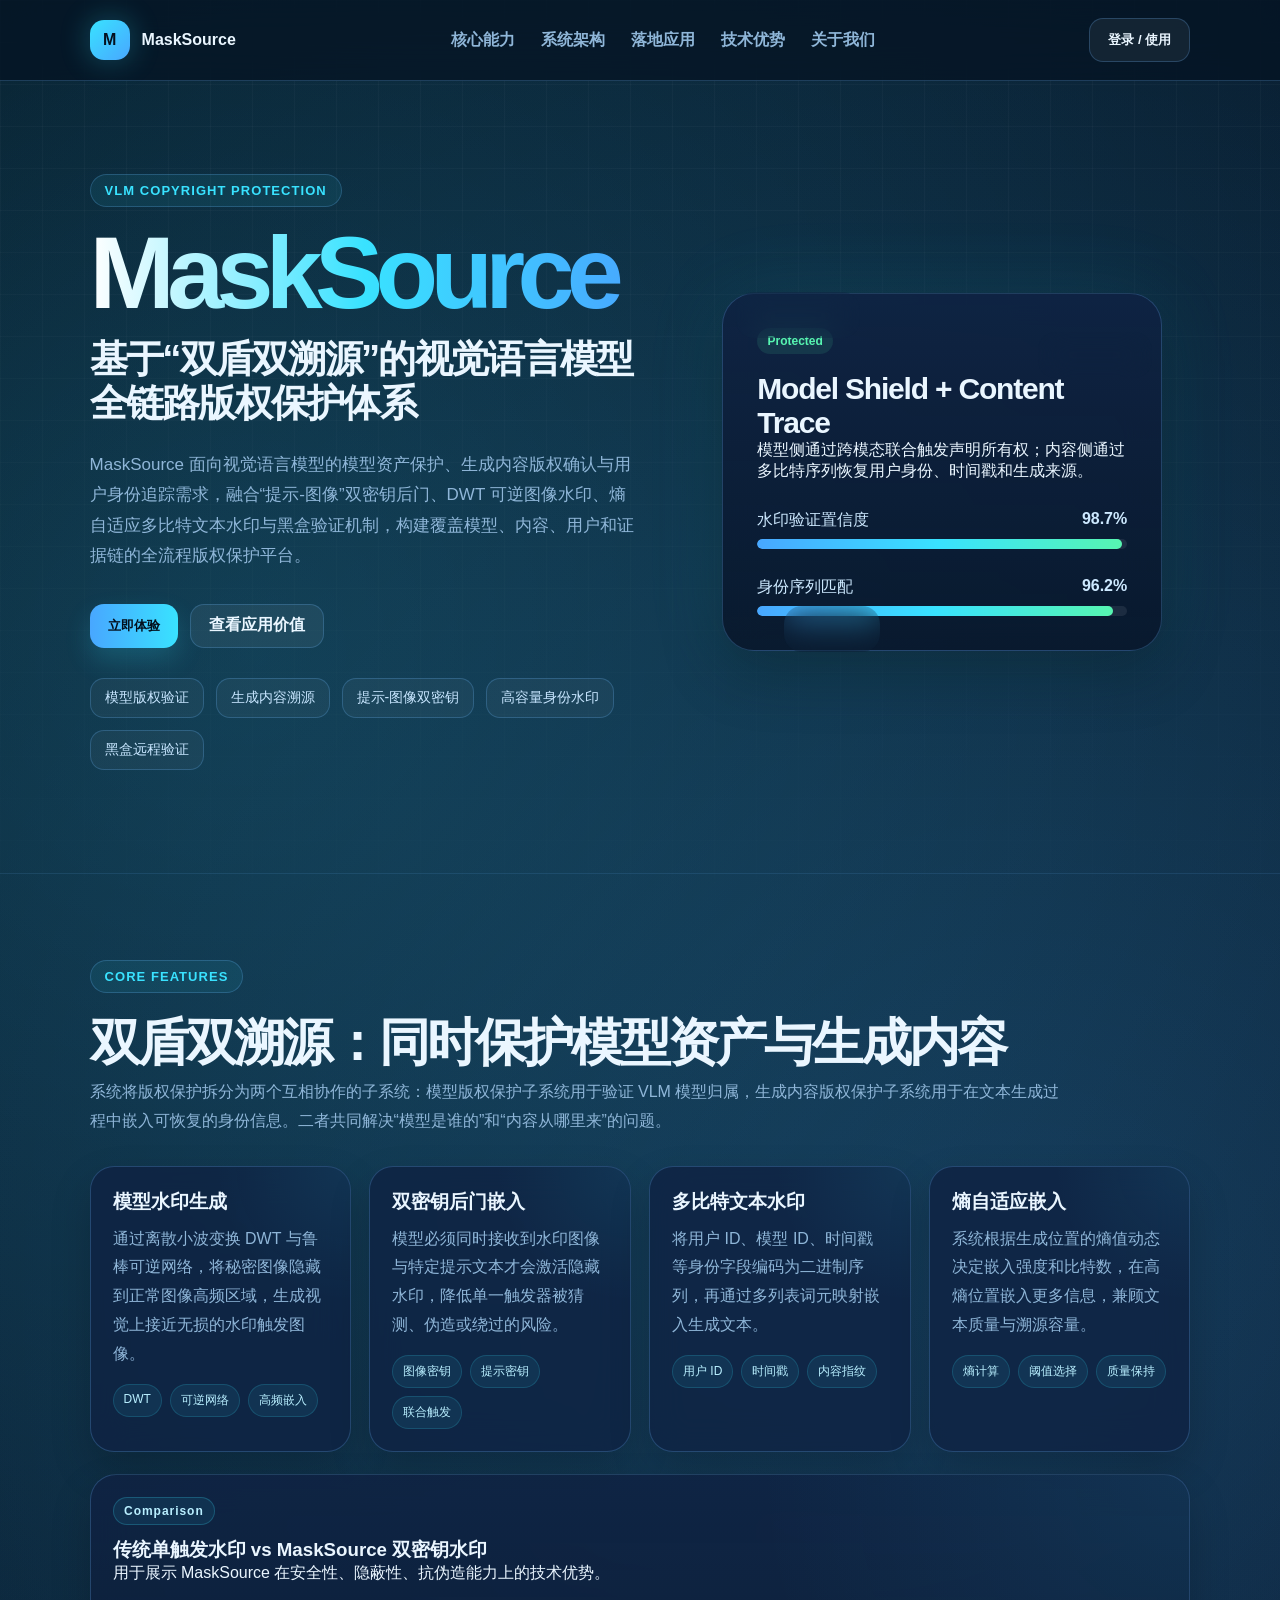
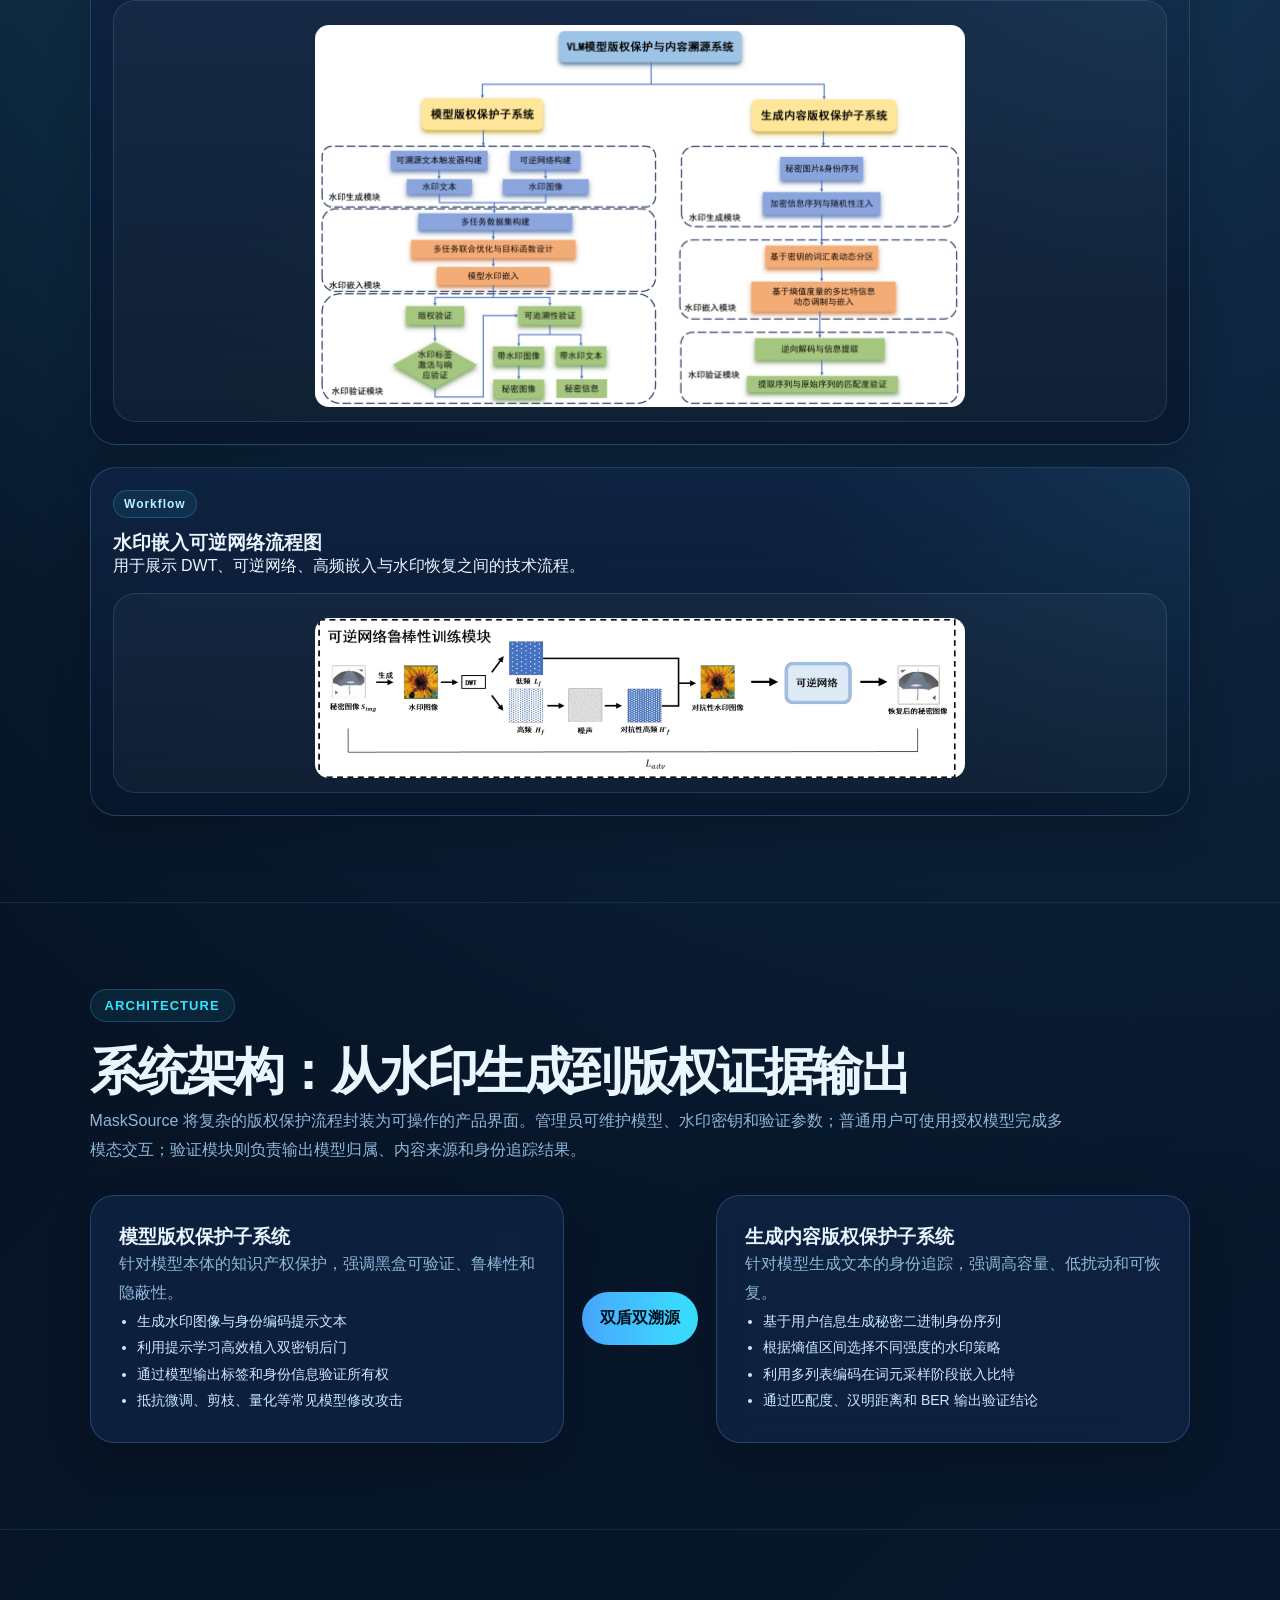
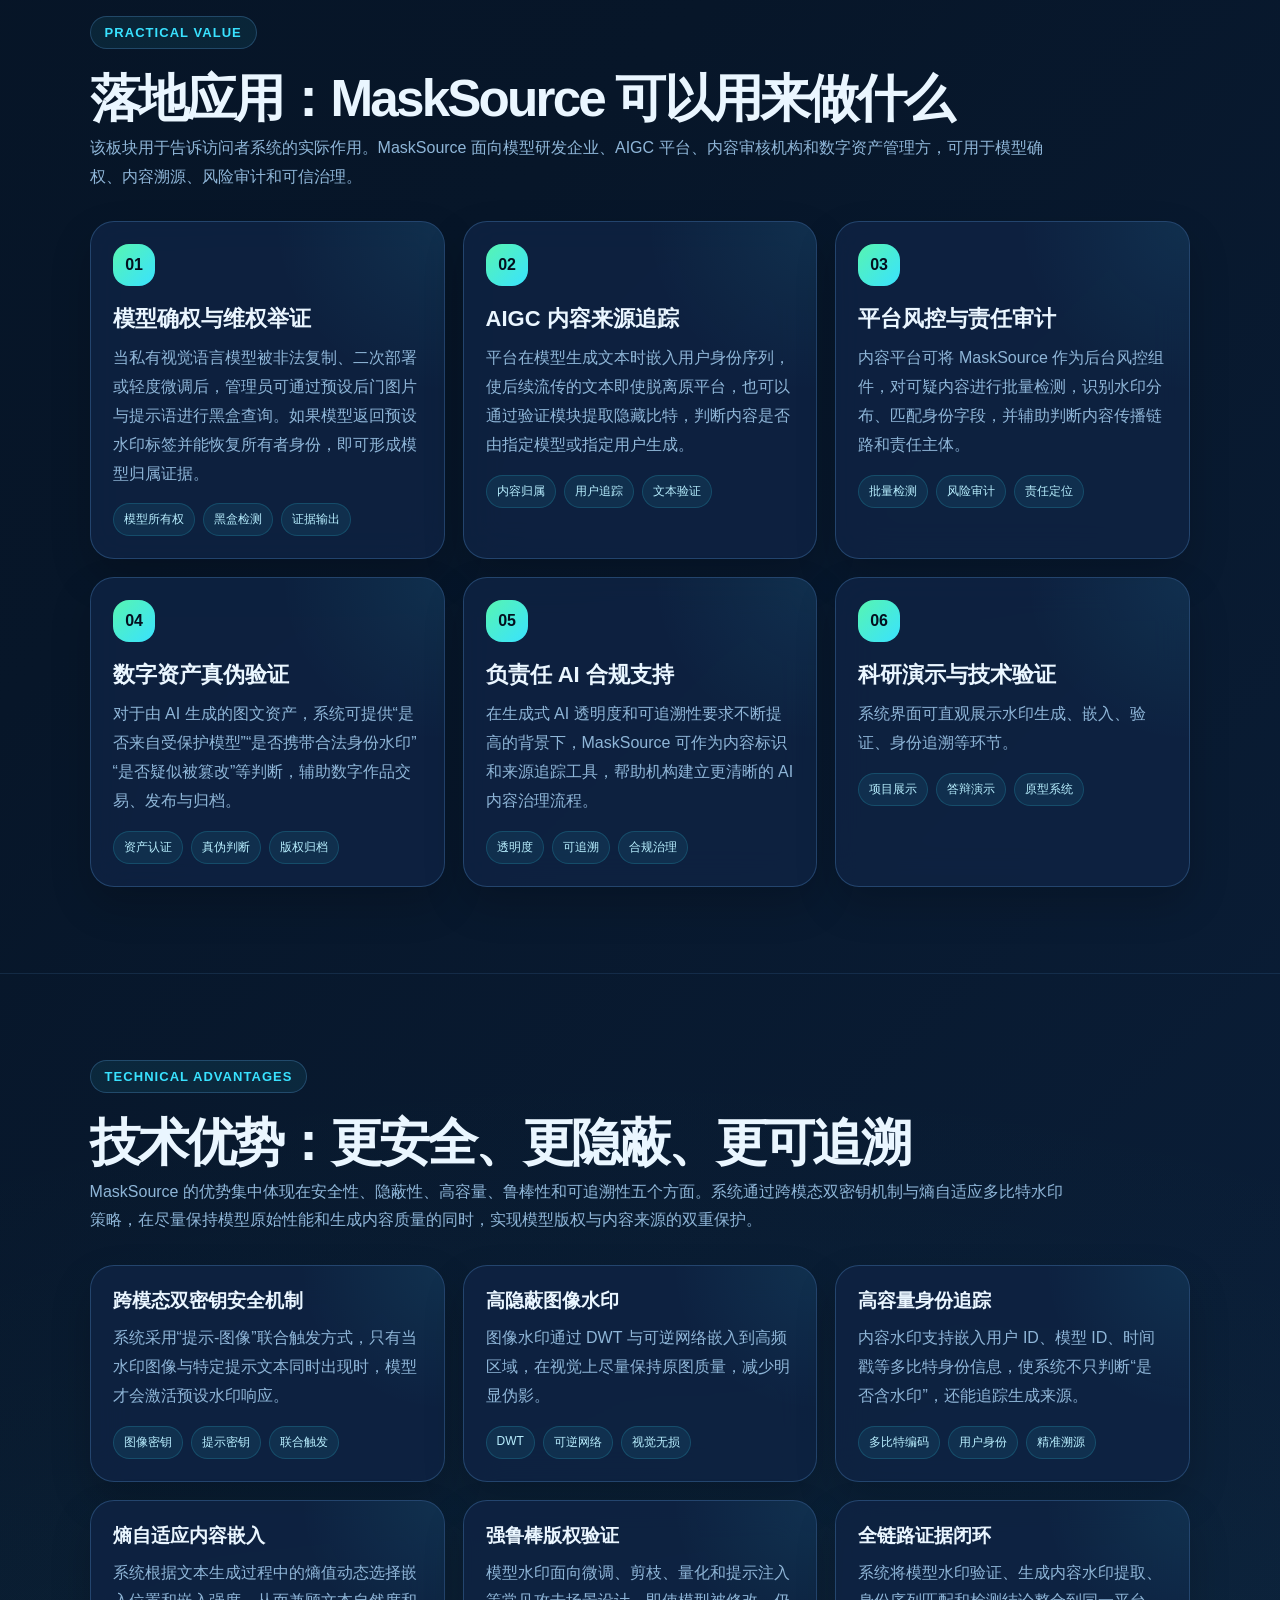
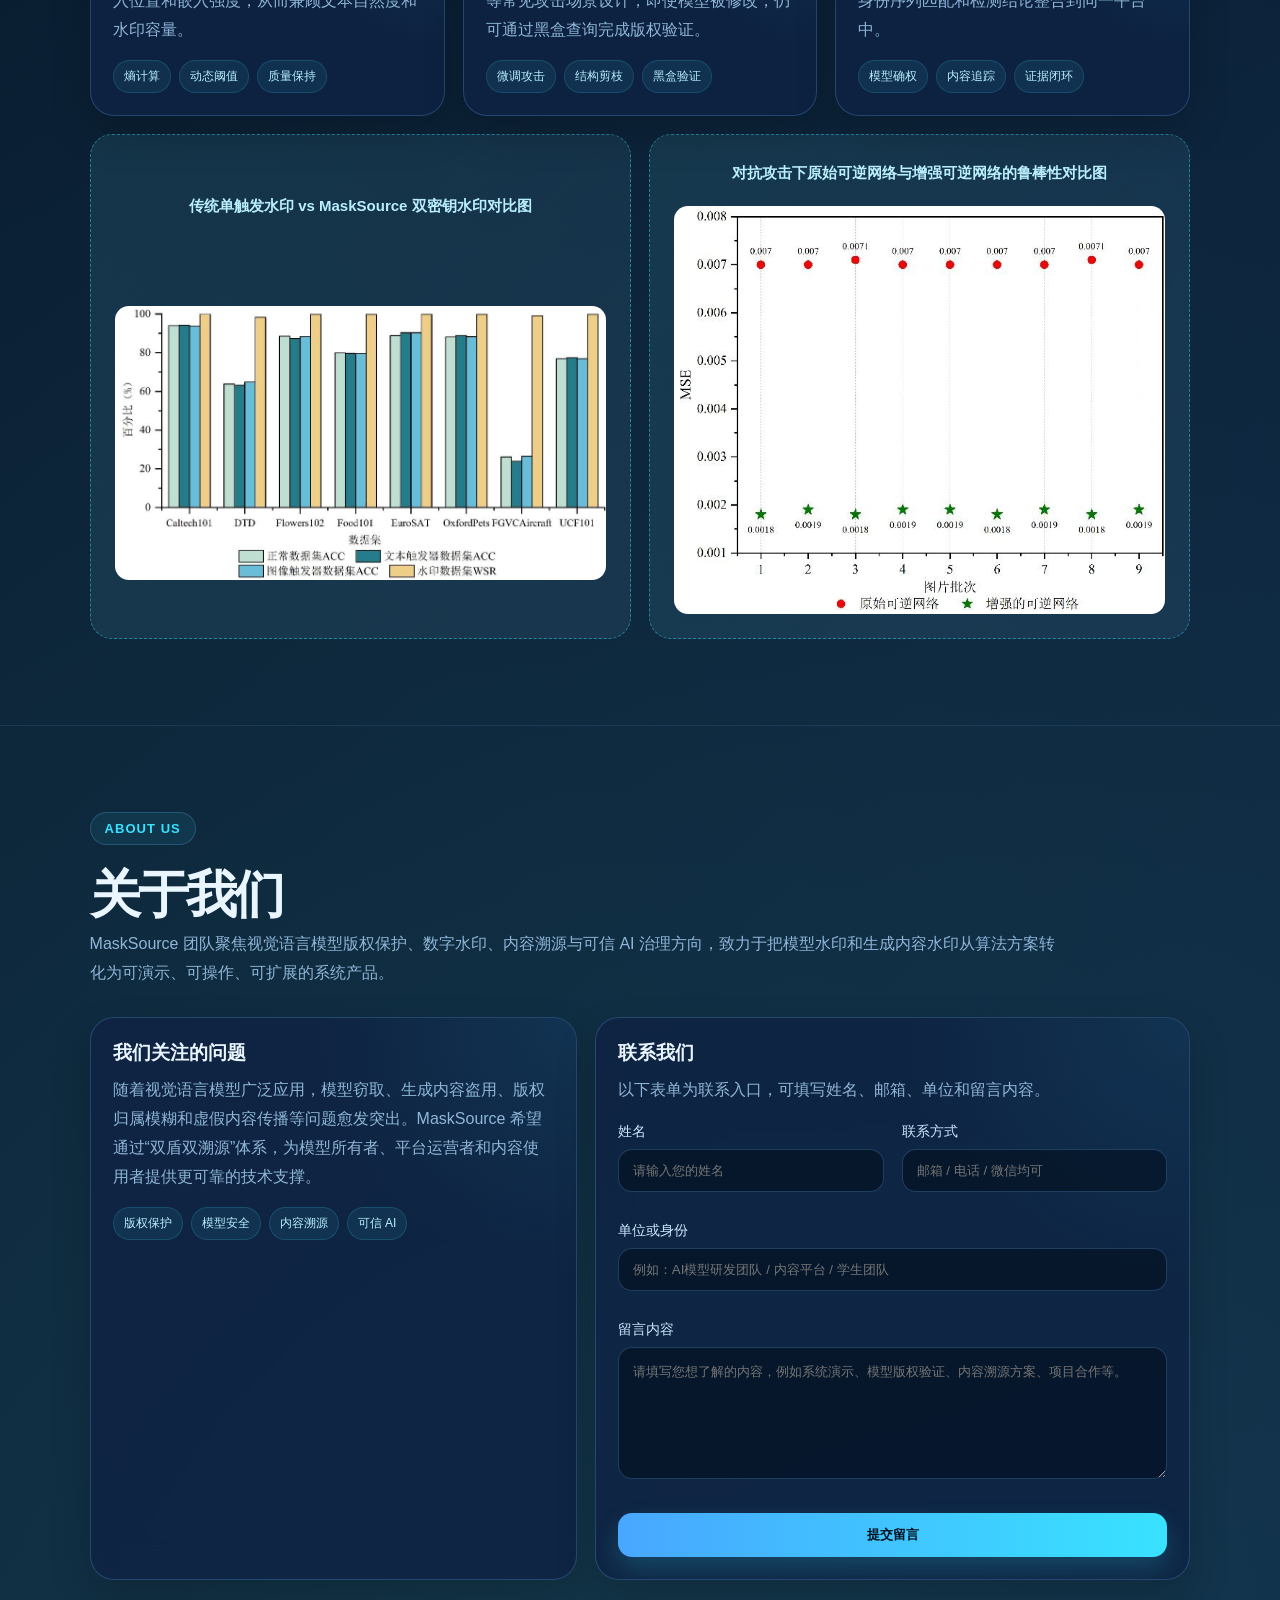
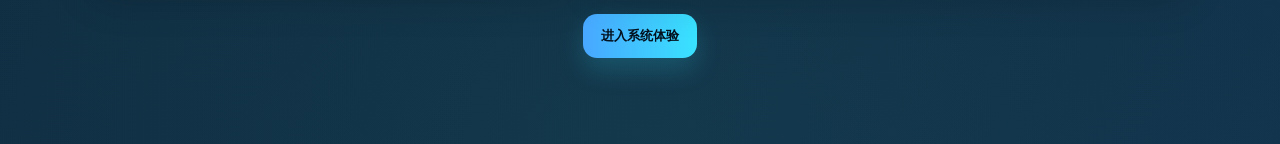
<file: docs/index.html>
<!DOCTYPE html>
<html lang="zh-CN">
<head>
  <meta charset="UTF-8" />
  <meta name="viewport" content="width=device-width, initial-scale=1.0" />
  <title>MaskSource | VLM版权保护系统</title>
  <style>
    * {
      box-sizing: border-box;
      margin: 0;
      padding: 0;
      font-family: "Inter", "Microsoft YaHei", Arial, sans-serif;
    }

    :root {
      --bg: #071629;
      --panel: rgba(15, 35, 67, 0.84);
      --panel-soft: rgba(25, 58, 103, 0.56);
      --line: rgba(109, 183, 255, 0.24);
      --text: #eaf6ff;
      --muted: #8fb6d8;
      --blue: #48a7ff;
      --cyan: #39e2ff;
      --green: #57f5b1;
      --danger: #ff7189;
      --warning: #ffd166;
      --shadow: 0 20px 60px rgba(0, 0, 0, 0.32);
    }

    html {
      scroll-behavior: smooth;
    }

    body {
      min-height: 100vh;
      color: var(--text);
      background:
        radial-gradient(circle at 20% 10%, rgba(57, 226, 255, 0.18), transparent 26%),
        radial-gradient(circle at 80% 20%, rgba(72, 167, 255, 0.20), transparent 30%),
        radial-gradient(circle at 50% 100%, rgba(87, 245, 177, 0.10), transparent 35%),
        linear-gradient(135deg, #04101f 0%, #071629 50%, #0d2545 100%);
      overflow-x: hidden;
    }

    body::before {
      content: "";
      position: fixed;
      inset: 0;
      background-image:
        linear-gradient(rgba(255,255,255,0.035) 1px, transparent 1px),
        linear-gradient(90deg, rgba(255,255,255,0.035) 1px, transparent 1px);
      background-size: 42px 42px;
      mask-image: linear-gradient(to bottom, rgba(0,0,0,0.9), rgba(0,0,0,0.15));
      pointer-events: none;
    }

    .official-site,
    .login-screen,
    .dashboard {
      position: relative;
      z-index: 1;
    }

    .site-nav {
      position: sticky;
      top: 0;
      z-index: 20;
      display: flex;
      align-items: center;
      justify-content: space-between;
      padding: 18px 7vw;
      background: rgba(5, 18, 34, 0.72);
      border-bottom: 1px solid var(--line);
      backdrop-filter: blur(18px);
    }

    .site-logo,
    .logo {
      display: flex;
      align-items: center;
      gap: 12px;
    }

    .logo-mark {
      width: 40px;
      height: 40px;
      border-radius: 14px;
      background: linear-gradient(135deg, var(--cyan), var(--blue));
      box-shadow: 0 0 30px rgba(57, 226, 255, 0.28);
      display: grid;
      place-items: center;
      color: #04101f;
      font-weight: 900;
    }

    .site-links {
      display: flex;
      align-items: center;
      gap: 26px;
    }

    .site-links a,
    .site-actions a {
      color: var(--muted);
      text-decoration: none;
      font-weight: 650;
      transition: 0.2 ease;
    }

    .site-links a:hover {
      color: var(--cyan);
    }

    .site-hero {
      min-height: 88vh;
      display: grid;
      grid-template-columns: 1.05fr 0.95fr;
      align-items: center;
      gap: 56px;
      padding: 70px 7vw 80px;
    }

    .badge {
      display: inline-flex;
      align-items: center;
      gap: 8px;
      padding: 8px 14px;
      border: 1px solid var(--line);
      border-radius: 999px;
      background: rgba(57, 226, 255, 0.08);
      color: var(--cyan);
      font-size: 13px;
      letter-spacing: 0.08em;
      font-weight: 800;
    }

    .site-title {
      margin-top: 20px;
      font-size: clamp(56px, 8vw, 110px);
      line-height: 0.9;
      letter-spacing: -0.075em;
      background: linear-gradient(90deg, #ffffff, var(--cyan), var(--blue));
      -webkit-background-clip: text;
      color: transparent;
    }

    .site-subtitle {
      margin-top: 18px;
      max-width: 820px;
      font-size: clamp(24px, 3vw, 44px);
      line-height: 1.15;
      letter-spacing: -0.045em;
    }

    .site-desc,
    .brand-desc,
    .page-desc,
    .section-head p,
    .card p,
    .arch-block p {
      color: var(--muted);
      line-height: 1.8;
    }

    .site-desc {
      margin-top: 24px;
      max-width: 820px;
      font-size: 17px;
    }

    .site-actions,
    .hero-tags,
    .pill-row,
    .action-row {
      display: flex;
      gap: 12px;
      flex-wrap: wrap;
    }

    .site-actions {
      margin-top: 32px;
    }

    .hero-tags {
      margin-top: 30px;
    }

    .hero-tags span,
    .pill {
      padding: 10px 14px;
      border: 1px solid var(--line);
      border-radius: 14px;
      background: rgba(255,255,255,0.04);
      color: #c8e6ff;
      font-size: 14px;
    }

    .pill {
      padding: 7px 10px;
      border-radius: 999px;
      background: rgba(57, 226, 255, 0.08);
      border-color: rgba(57, 226, 255, 0.16);
      color: #b9efff;
      font-size: 12px;
    }

    .btn {
      border: none;
      cursor: pointer;
      transition: 0.25 ease;
      display: inline-flex;
      align-items: center;
      justify-content: center;
      gap: 8px;
      min-height: 44px;
      padding: 0 18px;
      border-radius: 14px;
      font-weight: 800;
      background: linear-gradient(90deg, var(--blue), var(--cyan));
      color: #03101d;
      box-shadow: 0 12px 26px rgba(57, 226, 255, 0.18);
      text-decoration: none;
    }

    .btn:hover {
      transform: translateY(-2px);
      box-shadow: 0 16px 36px rgba(57, 226, 255, 0.26);
    }

    .btn.secondary {
      background: rgba(255,255,255,0.06);
      color: var(--text);
      border: 1px solid var(--line);
      box-shadow: none;
    }

    .btn.danger {
      background: rgba(255, 113, 137, 0.12);
      color: #ffd6dc;
      border: 1px solid rgba(255, 113, 137, 0.28);
      box-shadow: none;
    }

    .btn.small {
      min-height: 36px;
      padding: 0 12px;
      border-radius: 12px;
      font-size: 13px;
    }

    .hero-visual {
      position: relative;
      min-height: 520px;
      display: grid;
      place-items: center;
    }

    .orbit-card {
      width: min(440px, 90%);
      border: 1px solid var(--line);
      border-radius: 32px;
      background: linear-gradient(180deg, rgba(15, 35, 67, 0.94), rgba(8, 22, 42, 0.88));
      box-shadow: var(--shadow), 0 0 80px rgba(57,226,255,0.12);
      padding: 34px;
      backdrop-filter: blur(18px);
    }

    .orbit-card h3 {
      margin-top: 18px;
      font-size: 30px;
      letter-spacing: -0.04em;
    }

    .metric-row,
    .chart-line label,
    .mini-row {
      display: flex;
      justify-content: space-between;
      gap: 12px;
      color: #cde9ff;
    }

    .metric-row {
      margin-top: 28px;
    }

    .bar {
      height: 10px;
      background: rgba(255,255,255,0.08);
      border-radius: 999px;
      overflow: hidden;
      margin-top: 8px;
    }

    .bar span {
      display: block;
      height: 100%;
      width: var(--w);
      background: linear-gradient(90deg, var(--blue), var(--cyan), var(--green));
      border-radius: inherit;
      transition: width 0.5 ease;
    }

    .floating-card {
      position: absolute;
      padding: 13px 16px;
      border-radius: 18px;
      border: 1px solid var(--line);
      background: rgba(255,255,255,0.07);
      color: #dff7ff;
      box-shadow: 0 16px 40px rgba(0,0,0,0.22);
      backdrop-filter: blur(16px);
      font-weight: 800;
      animation: floatCard 4s ease-in-out infinite;
    }

    .f1 { top: 80px; left: 42px; }
    .f2 { top: 120px; right: 38px; animation-delay: 0.7s; }
    .f3 { bottom: 80px; left: 90px; animation-delay: 1.4s; }

    @keyframes floatCard {
      0%, 100% { transform: translateY(0); }
      50% { transform: translateY(-10px); }
    }

    .status {
      display: inline-flex;
      align-items: center;
      gap: 7px;
      padding: 6px 10px;
      border-radius: 999px;
      font-size: 12px;
      font-weight: 800;
      white-space: nowrap;
    }

    .status.ok { color: var(--green); background: rgba(87,245,177,0.1); }
    .status.warn { color: var(--warning); background: rgba(255,209,102,0.1); }
    .status.off { color: var(--danger); background: rgba(255,113,137,0.1); }

    .site-section {
      padding: 86px 7vw;
      border-top: 1px solid rgba(109, 183, 255, 0.12);
    }

    .section-head {
      max-width: 980px;
      margin-bottom: 30px;
    }

    .section-head h2 {
      margin-top: 16px;
      font-size: clamp(30px, 4vw, 56px);
      letter-spacing: -0.055em;
    }

    .grid {
      display: grid;
      gap: 18px;
    }

    .grid.cols-4 { grid-template-columns: repeat(4, 1fr); }
    .grid.cols-3 { grid-template-columns: repeat(3, 1fr); }
    .grid.cols-2 { grid-template-columns: repeat(2, 1fr); }

    .card,
    .arch-block,
    .tech-image-card,
    .login-card {
      border: 1px solid var(--line);
      border-radius: 24px;
      background: var(--panel);
      box-shadow: 0 18px 40px rgba(0,0,0,0.18);
      backdrop-filter: blur(18px);
      padding: 22px;
      overflow: hidden;
      position: relative;
    }

    .card::after,
    .tech-image-card::after {
      content: "";
      position: absolute;
      inset: 0;
      background: radial-gradient(circle at 100% 0%, rgba(57, 226, 255, 0.08), transparent 35%);
      pointer-events: none;
    }

    .card > *,
    .tech-image-card > *,
    .login-card > * {
      position: relative;
      z-index: 1;
    }

    .card h3 {
      margin-bottom: 10px;
      font-size: 19px;
    }

    .pill-row {
      margin-top: 15px;
      gap: 8px;
    }

    .architecture-box {
      display: grid;
      grid-template-columns: 1fr auto 1fr;
      align-items: stretch;
      gap: 18px;
    }

    .arch-block {
      min-height: 230px;
      padding: 28px;
    }

    .arch-block ul {
      color: #cde9ff;
      padding-left: 18px;
      line-height: 1.9;
      font-size: 14px;
    }

    .arch-connector {
      align-self: center;
      padding: 16px 18px;
      border-radius: 999px;
      background: linear-gradient(90deg, var(--blue), var(--cyan));
      color: #03101d;
      font-weight: 900;
      white-space: nowrap;
    }

    .application-card {
      min-height: 260px;
    }

    .application-card h3 {
      font-size: 22px;
    }

    .application-card .number {
      width: 42px;
      height: 42px;
      border-radius: 16px;
      display: grid;
      place-items: center;
      margin-bottom: 18px;
      color: #04101f;
      background: linear-gradient(135deg, var(--green), var(--cyan));
      font-weight: 900;
    }

    .about-box {
      display: grid;
      grid-template-columns: 0.9fr 1.1fr;
      gap: 18px;
      align-items: stretch;
    }

    .contact-form {
      display: grid;
      gap: 14px;
    }

    .field {
      margin-bottom: 16px;
    }

    .field label {
      display: block;
      margin-bottom: 8px;
      color: #cde9ff;
      font-size: 14px;
    }

    input,
    select,
    textarea {
      width: 100%;
      border: 1px solid var(--line);
      border-radius: 14px;
      background: rgba(5, 18, 34, 0.68);
      color: var(--text);
      padding: 13px 14px;
      outline: none;
      transition: 0.2 ease;
    }

    textarea {
      min-height: 132px;
      resize: vertical;
      line-height: 1.7;
    }

    input:focus,
    select:focus,
    textarea:focus {
      border-color: rgba(57, 226, 255, 0.76);
      box-shadow: 0 0 0 4px rgba(57, 226, 255, 0.08);
    }

    .image-placeholder {
      min-height: 220px;
      border: 1px dashed rgba(57, 226, 255, 0.45);
      border-radius: 22px;
      background:
        linear-gradient(135deg, rgba(57,226,255,0.08), rgba(72,167,255,0.05)),
        rgba(255,255,255,0.03);
      display: grid;
      place-items: center;
      text-align: center;
      padding: 24px;
      color: #b9efff;
      line-height: 1.8;
    }

    .image-placeholder img,
    .tech-image-frame img {
      width: 100%;
      max-width: 650px;
      display: block;
      margin: 10px auto 0;
      border-radius: 14px;
    }

    .tech-image-card {
      margin-top: 22px;
      border-radius: 26px;
      background: linear-gradient(180deg, rgba(15, 35, 67, 0.9), rgba(8, 22, 42, 0.82));
    }

    .tech-image-tag {
      display: inline-flex;
      padding: 6px 10px;
      border-radius: 999px;
      border: 1px solid rgba(57, 226, 255, 0.22);
      background: rgba(57, 226, 255, 0.08);
      color: #b9efff;
      font-size: 12px;
      font-weight: 800;
      letter-spacing: 0.08em;
      margin-bottom: 12px;
    }

    .tech-image-frame {
      margin-top: 16px;
      border-radius: 22px;
      border: 1px solid rgba(109, 183, 255, 0.18);
      background: rgba(255, 255, 255, 0.035);
      padding: 14px;
      overflow: hidden;
    }

    .tech-image-frame img {
      max-height: 430px;
      object-fit: contain;
      transition: transform 0.3 ease, filter 0.3 ease;
    }

    .tech-image-frame.compact img {
      max-height: 320px;
    }

    .tech-image-card:hover .tech-image-frame img {
      transform: scale(1.025);
      filter: brightness(1.08);
    }

    .login-screen {
      min-height: 100vh;
      display: none;
      grid-template-columns: 1.08fr 0.92fr;
      align-items: center;
      gap: 48px;
      padding: 56px 8vw;
    }

    .brand-title {
      margin-top: 24px;
      font-size: clamp(42px, 7vw, 86px);
      line-height: 0.95;
      letter-spacing: -0.06em;
    }

    .brand-title span {
      background: linear-gradient(90deg, var(--cyan), var(--blue), var(--green));
      -webkit-background-clip: text;
      color: transparent;
    }

    .brand-desc {
      margin-top: 24px;
      max-width: 680px;
      font-size: 18px;
    }

    .login-card {
      padding: 34px;
      border-radius: 28px;
      background: linear-gradient(180deg, rgba(15, 35, 67, 0.92), rgba(8, 22, 42, 0.88));
      box-shadow: var(--shadow);
    }

    .login-tabs {
      display: grid;
      grid-template-columns: 1fr 1fr;
      gap: 10px;
      margin-bottom: 24px;
      padding: 6px;
      border-radius: 18px;
      background: rgba(255,255,255,0.05);
    }

    .login-tabs button,
    .role-tabs button,
    .nav button {
      border: none;
      cursor: pointer;
      color: var(--text);
      transition: 0.25 ease;
    }

    .login-tabs button {
      padding: 12px;
      border-radius: 14px;
      background: transparent;
      color: var(--muted);
    }

    .login-tabs button.active {
      background: linear-gradient(90deg, var(--blue), var(--cyan));
      color: #04101f;
      font-weight: 800;
    }

    .form-title {
      font-size: 26px;
      margin-bottom: 8px;
    }

    .form-subtitle {
      color: var(--muted);
      margin-bottom: 24px;
      line-height: 1.6;
    }

    .role-tabs {
      display: flex;
      gap: 10px;
      margin: 12px 0 22px;
    }

    .role-tabs button {
      flex: 1;
      padding: 11px;
      border-radius: 14px;
      background: rgba(255,255,255,0.06);
      border: 1px solid transparent;
      color: var(--muted);
    }

    .role-tabs button.active {
      color: var(--cyan);
      border-color: var(--line);
      background: rgba(57, 226, 255, 0.08);
    }

    .dashboard {
      display: none;
      min-height: 100vh;
    }

    .sidebar {
      position: fixed;
      inset: 0 auto 0 0;
      width: 260px;
      padding: 26px 18px;
      background: rgba(5, 18, 34, 0.78);
      border-right: 1px solid var(--line);
      backdrop-filter: blur(18px);
      z-index: 10;
    }

    .logo {
      padding: 10px 12px 26px;
      border-bottom: 1px solid var(--line);
      margin-bottom: 18px;
    }

    .logo strong {
      font-size: 20px;
      letter-spacing: -0.03em;
    }

    .logo small {
      display: block;
      color: var(--muted);
      margin-top: 2px;
    }

    .nav {
      display: grid;
      gap: 8px;
    }

    .nav button {
      text-align: left;
      padding: 13px 14px;
      border-radius: 14px;
      color: var(--muted);
      background: transparent;
      font-weight: 650;
    }

    .nav button:hover,
    .nav button.active {
      color: var(--text);
      background: rgba(72, 167, 255, 0.14);
    }

    .main {
      margin-left: 260px;
      padding: 24px 32px 52px;
      position: relative;
      z-index: 1;
    }

    .topbar,
    .page-header,
    .panel-title {
      display: flex;
      align-items: center;
      justify-content: space-between;
      gap: 18px;
    }

    .topbar {
      margin-bottom: 28px;
    }

    .search {
      max-width: 520px;
    }

    .user-chip {
      display: flex;
      align-items: center;
      gap: 12px;
      padding: 10px 14px;
      border: 1px solid var(--line);
      border-radius: 999px;
      background: rgba(255,255,255,0.05);
      color: #cfeaff;
    }

    .avatar {
      width: 30px;
      height: 30px;
      border-radius: 50%;
      background: linear-gradient(135deg, var(--green), var(--cyan));
      color: #04101f;
      display: grid;
      place-items: center;
      font-weight: 900;
    }

    .page {
      display: none;
      animation: fadeIn 0.26 ease;
    }

    .page.active {
      display: block;
    }

    @keyframes fadeIn {
      from { opacity: 0; transform: translateY(10px); }
      to { opacity: 1; transform: translateY(0); }
    }

    .page-header {
      align-items: flex-end;
      margin-bottom: 24px;
    }

    .page-title {
      font-size: 34px;
      letter-spacing: -0.04em;
      margin-bottom: 8px;
    }

    .page-desc {
      max-width: 850px;
    }

    .stat-label {
      color: var(--muted);
      margin-bottom: 10px;
      font-size: 14px;
    }

    .stat-value {
      font-size: 32px;
      font-weight: 900;
      letter-spacing: -0.04em;
    }

    .stat-note {
      color: var(--green);
      margin-top: 8px;
      font-size: 13px;
    }

    .workflow {
      display: grid;
      grid-template-columns: repeat(5, 1fr);
      gap: 12px;
      margin-top: 18px;
    }

    .step {
      padding: 18px 14px;
      border-radius: 18px;
      background: rgba(255,255,255,0.05);
      border: 1px solid var(--line);
      text-align: center;
      min-height: 96px;
      transition: 0.2 ease;
    }

    .step.active-step {
      border-color: rgba(87, 245, 177, 0.62);
      background: rgba(87, 245, 177, 0.08);
      transform: translateY(-3px);
    }

    .step strong {
      display: block;
      color: var(--cyan);
      margin-bottom: 8px;
    }

    .step span {
      font-size: 13px;
      color: var(--muted);
    }

    table {
      width: 100%;
      border-collapse: collapse;
      overflow: hidden;
      border-radius: 18px;
    }

    th,
    td {
      padding: 15px 14px;
      border-bottom: 1px solid var(--line);
      text-align: left;
      font-size: 14px;
    }

    th {
      color: #cceaff;
      background: rgba(255,255,255,0.05);
    }

    td {
      color: var(--muted);
    }

    .upload-box {
      display: grid;
      place-items: center;
      min-height: 190px;
      border: 1px dashed rgba(57, 226, 255, 0.42);
      border-radius: 20px;
      background: rgba(57, 226, 255, 0.04);
      text-align: center;
      color: var(--muted);
      padding: 20px;
    }

    .result-box,
    .evidence-box,
    .log-box {
      padding: 18px;
      border-radius: 18px;
      background: rgba(87,245,177,0.08);
      border: 1px solid rgba(87,245,177,0.25);
      color: #c8ffe8;
      line-height: 1.8;
    }

    .evidence-box {
      background: rgba(57, 226, 255, 0.08);
      border-color: rgba(57, 226, 255, 0.26);
      color: #d9f8ff;
    }

    .log-box {
      max-height: 240px;
      overflow: auto;
      background: rgba(255,255,255,0.04);
      border-color: var(--line);
      color: #cfeaff;
      font-size: 13px;
    }

    .chart-lines {
      display: grid;
      gap: 16px;
    }

    .chart-line label {
      font-size: 14px;
    }

    .bit-stream {
      display: flex;
      flex-wrap: wrap;
      gap: 6px;
      margin-top: 14px;
    }

    .bit {
      width: 28px;
      height: 28px;
      display: grid;
      place-items: center;
      border-radius: 8px;
      border: 1px solid rgba(57, 226, 255, 0.22);
      background: rgba(57, 226, 255, 0.08);
      color: #b9efff;
      font-size: 12px;
      font-weight: 900;
    }

    .bit.one {
      background: rgba(87,245,177,0.12);
      border-color: rgba(87,245,177,0.32);
      color: #c8ffe8;
    }

    .notice {
      margin-top: 14px;
      padding: 12px 14px;
      border-radius: 14px;
      background: rgba(255, 209, 102, 0.08);
      border: 1px solid rgba(255, 209, 102, 0.22);
      color: #ffe9ad;
      font-size: 13px;
      line-height: 1.6;
    }

    .loading-box {
      display: none;
      align-items: center;
      gap: 10px;
      margin-top: 14px;
      padding: 12px 14px;
      border-radius: 14px;
      background: rgba(57, 226, 255, 0.06);
      border: 1px solid rgba(57, 226, 255, 0.18);
      color: #b9efff;
      font-size: 13px;
    }

    .spinner {
      width: 18px;
      height: 18px;
      border-radius: 50%;
      border: 2px solid rgba(57, 226, 255, 0.24);
      border-top-color: var(--cyan);
      animation: spin 0.8 linear infinite;
      flex: 0 0 auto;
    }

    @keyframes spin {
      to { transform: rotate(360deg); }
    }

    .hidden-admin {
      display: none;
    }

    .admin-mode .nav .hidden-admin {
      display: block;
    }

    .admin-mode .card.hidden-admin {
      display: block;
    }

    .page.hidden-admin {
      display: none;
    }

    .page.hidden-admin.active {
      display: block;
    }

    .admin-mode .admin-inline {
      display: inline-flex;
    }

    .admin-inline {
      display: none;
    }

    @media (max-width: 1080px) {
      .site-hero,
      .architecture-box,
      .about-box,
      .login-screen {
        grid-template-columns: 1fr;
      }

      .site-links {
        display: none;
      }

      .hero-visual {
        min-height: 420px;
      }

      .sidebar {
        position: static;
        width: 100%;
      }

      .main {
        margin-left: 0;
      }

      .grid.cols-4,
      .grid.cols-3,
      .grid.cols-2,
      .workflow {
        grid-template-columns: 1fr;
      }

      .topbar,
      .page-header,
      .panel-title {
        flex-direction: column;
        align-items: stretch;
      }
    }
  </style>
</head>
<body>
  <section class="official-site" id="officialSite">
    <nav class="site-nav">
      <div class="site-logo">
        <div class="logo-mark">M</div>
        <strong>MaskSource</strong>
      </div>
      <div class="site-links">
        <a href="#features">核心能力</a>
        <a href="#architecture">系统架构</a>
        <a href="#applications">落地应用</a>
        <a href="#advantages">技术优势</a>
        <a href="#about">关于我们</a>
      </div>
      <button class="btn secondary" onclick="openLogin()">登录 / 使用</button>
    </nav>

    <section class="site-hero">
      <div class="hero-left">
        <div class="badge">VLM COPYRIGHT PROTECTION</div>
        <h1 class="site-title">MaskSource</h1>
        <h2 class="site-subtitle">基于“双盾双溯源”的视觉语言模型全链路版权保护体系</h2>
        <p class="site-desc">
          MaskSource 面向视觉语言模型的模型资产保护、生成内容版权确认与用户身份追踪需求，融合“提示-图像”双密钥后门、DWT 可逆图像水印、熵自适应多比特文本水印与黑盒验证机制，构建覆盖模型、内容、用户和证据链的全流程版权保护平台。
        </p>
        <div class="site-actions">
          <button class="btn" onclick="openLogin()">立即体验</button>
          <a class="btn secondary" href="#applications">查看应用价值</a>
        </div>
        <div class="hero-tags">
          <span>模型版权验证</span>
          <span>生成内容溯源</span>
          <span>提示-图像双密钥</span>
          <span>高容量身份水印</span>
          <span>黑盒远程验证</span>
        </div>
      </div>

      <div class="hero-visual">
        <div class="orbit-card main-card">
          <span class="status ok">Protected</span>
          <h3>Model Shield + Content Trace</h3>
          <p>模型侧通过跨模态联合触发声明所有权；内容侧通过多比特序列恢复用户身份、时间戳和生成来源。</p>
          <div class="metric-row"><span>水印验证置信度</span><strong>98.7%</strong></div>
          <div class="bar"><span style="--w:98.7%"></span></div>
          <div class="metric-row"><span>身份序列匹配</span><strong>96.2%</strong></div>
          <div class="bar"><span style="--w:96.2%"></span></div>
        </div>
        <div class="floating-card f1">Prompt Key</div>
        <div class="floating-card f2">Image Key</div>
        <div class="floating-card f3">Trace ID</div>
      </div>
    </section>

    <section class="site-section" id="features">
      <div class="section-head">
        <span class="badge">CORE FEATURES</span>
        <h2>双盾双溯源：同时保护模型资产与生成内容</h2>
        <p>
          系统将版权保护拆分为两个互相协作的子系统：模型版权保护子系统用于验证 VLM 模型归属，生成内容版权保护子系统用于在文本生成过程中嵌入可恢复的身份信息。二者共同解决“模型是谁的”和“内容从哪里来”的问题。
        </p>
      </div>

      <div class="grid cols-4">
        <div class="card">
          <h3>模型水印生成</h3>
          <p>通过离散小波变换 DWT 与鲁棒可逆网络，将秘密图像隐藏到正常图像高频区域，生成视觉上接近无损的水印触发图像。</p>
          <div class="pill-row"><span class="pill">DWT</span><span class="pill">可逆网络</span><span class="pill">高频嵌入</span></div>
        </div>
        <div class="card">
          <h3>双密钥后门嵌入</h3>
          <p>模型必须同时接收到水印图像与特定提示文本才会激活隐藏水印，降低单一触发器被猜测、伪造或绕过的风险。</p>
          <div class="pill-row"><span class="pill">图像密钥</span><span class="pill">提示密钥</span><span class="pill">联合触发</span></div>
        </div>
        <div class="card">
          <h3>多比特文本水印</h3>
          <p>将用户 ID、模型 ID、时间戳等身份字段编码为二进制序列，再通过多列表词元映射嵌入生成文本。</p>
          <div class="pill-row"><span class="pill">用户 ID</span><span class="pill">时间戳</span><span class="pill">内容指纹</span></div>
        </div>
        <div class="card">
          <h3>熵自适应嵌入</h3>
          <p>系统根据生成位置的熵值动态决定嵌入强度和比特数，在高熵位置嵌入更多信息，兼顾文本质量与溯源容量。</p>
          <div class="pill-row"><span class="pill">熵计算</span><span class="pill">阈值选择</span><span class="pill">质量保持</span></div>
        </div>
      </div>

      <div class="tech-image-card">
        <div class="tech-image-header">
          <span class="tech-image-tag">Comparison</span>
          <h3>传统单触发水印 vs MaskSource 双密钥水印</h3>
          <p>用于展示 MaskSource 在安全性、隐蔽性、抗伪造能力上的技术优势。</p>
        </div>
        <div class="tech-image-frame">
          <img src="1.png" alt="传统单触发水印与 MaskSource 双密钥水印技术优势对比图">
        </div>
      </div>

      <div class="tech-image-card">
        <div class="tech-image-header">
          <span class="tech-image-tag">Workflow</span>
          <h3>水印嵌入可逆网络流程图</h3>
          <p>用于展示 DWT、可逆网络、高频嵌入与水印恢复之间的技术流程。</p>
        </div>
        <div class="tech-image-frame compact">
          <img src="2.png" alt="水印嵌入可逆网络流程图">
        </div>
      </div>
    </section>

    <section class="site-section" id="architecture">
      <div class="section-head">
        <span class="badge">ARCHITECTURE</span>
        <h2>系统架构：从水印生成到版权证据输出</h2>
        <p>
          MaskSource 将复杂的版权保护流程封装为可操作的产品界面。管理员可维护模型、水印密钥和验证参数；普通用户可使用授权模型完成多模态交互；验证模块则负责输出模型归属、内容来源和身份追踪结果。
        </p>
      </div>

      <div class="architecture-box">
        <div class="arch-block">
          <h3>模型版权保护子系统</h3>
          <p>针对模型本体的知识产权保护，强调黑盒可验证、鲁棒性和隐蔽性。</p>
          <ul>
            <li>生成水印图像与身份编码提示文本</li>
            <li>利用提示学习高效植入双密钥后门</li>
            <li>通过模型输出标签和身份信息验证所有权</li>
            <li>抵抗微调、剪枝、量化等常见模型修改攻击</li>
          </ul>
        </div>
        <div class="arch-connector">双盾双溯源</div>
        <div class="arch-block">
          <h3>生成内容版权保护子系统</h3>
          <p>针对模型生成文本的身份追踪，强调高容量、低扰动和可恢复。</p>
          <ul>
            <li>基于用户信息生成秘密二进制身份序列</li>
            <li>根据熵值区间选择不同强度的水印策略</li>
            <li>利用多列表编码在词元采样阶段嵌入比特</li>
            <li>通过匹配度、汉明距离和 BER 输出验证结论</li>
          </ul>
        </div>
      </div>
    </section>

    <section class="site-section" id="applications">
      <div class="section-head">
        <span class="badge">PRACTICAL VALUE</span>
        <h2>落地应用：MaskSource 可以用来做什么</h2>
        <p>
          该板块用于告诉访问者系统的实际作用。MaskSource 面向模型研发企业、AIGC 平台、内容审核机构和数字资产管理方，可用于模型确权、内容溯源、风险审计和可信治理。
        </p>
      </div>

      <div class="grid cols-3">
        <div class="card application-card"><div class="number">01</div><h3>模型确权与维权举证</h3><p>当私有视觉语言模型被非法复制、二次部署或轻度微调后，管理员可通过预设后门图片与提示语进行黑盒查询。如果模型返回预设水印标签并能恢复所有者身份，即可形成模型归属证据。</p><div class="pill-row"><span class="pill">模型所有权</span><span class="pill">黑盒检测</span><span class="pill">证据输出</span></div></div>
        <div class="card application-card"><div class="number">02</div><h3>AIGC 内容来源追踪</h3><p>平台在模型生成文本时嵌入用户身份序列，使后续流传的文本即使脱离原平台，也可以通过验证模块提取隐藏比特，判断内容是否由指定模型或指定用户生成。</p><div class="pill-row"><span class="pill">内容归属</span><span class="pill">用户追踪</span><span class="pill">文本验证</span></div></div>
        <div class="card application-card"><div class="number">03</div><h3>平台风控与责任审计</h3><p>内容平台可将 MaskSource 作为后台风控组件，对可疑内容进行批量检测，识别水印分布、匹配身份字段，并辅助判断内容传播链路和责任主体。</p><div class="pill-row"><span class="pill">批量检测</span><span class="pill">风险审计</span><span class="pill">责任定位</span></div></div>
        <div class="card application-card"><div class="number">04</div><h3>数字资产真伪验证</h3><p>对于由 AI 生成的图文资产，系统可提供“是否来自受保护模型”“是否携带合法身份水印”“是否疑似被篡改”等判断，辅助数字作品交易、发布与归档。</p><div class="pill-row"><span class="pill">资产认证</span><span class="pill">真伪判断</span><span class="pill">版权归档</span></div></div>
        <div class="card application-card"><div class="number">05</div><h3>负责任 AI 合规支持</h3><p>在生成式 AI 透明度和可追溯性要求不断提高的背景下，MaskSource 可作为内容标识和来源追踪工具，帮助机构建立更清晰的 AI 内容治理流程。</p><div class="pill-row"><span class="pill">透明度</span><span class="pill">可追溯</span><span class="pill">合规治理</span></div></div>
        <div class="card application-card"><div class="number">06</div><h3>科研演示与技术验证</h3><p>系统界面可直观展示水印生成、嵌入、验证、身份追溯等环节。</p><div class="pill-row"><span class="pill">项目展示</span><span class="pill">答辩演示</span><span class="pill">原型系统</span></div></div>
      </div>
    </section>

    <section class="site-section" id="advantages">
      <div class="section-head">
        <span class="badge">TECHNICAL ADVANTAGES</span>
        <h2>技术优势：更安全、更隐蔽、更可追溯</h2>
        <p>
          MaskSource 的优势集中体现在安全性、隐蔽性、高容量、鲁棒性和可追溯性五个方面。系统通过跨模态双密钥机制与熵自适应多比特水印策略，在尽量保持模型原始性能和生成内容质量的同时，实现模型版权与内容来源的双重保护。
        </p>
      </div>

      <div class="grid cols-3">
        <div class="card"><h3>跨模态双密钥安全机制</h3><p>系统采用“提示-图像”联合触发方式，只有当水印图像与特定提示文本同时出现时，模型才会激活预设水印响应。</p><div class="pill-row"><span class="pill">图像密钥</span><span class="pill">提示密钥</span><span class="pill">联合触发</span></div></div>
        <div class="card"><h3>高隐蔽图像水印</h3><p>图像水印通过 DWT 与可逆网络嵌入到高频区域，在视觉上尽量保持原图质量，减少明显伪影。</p><div class="pill-row"><span class="pill">DWT</span><span class="pill">可逆网络</span><span class="pill">视觉无损</span></div></div>
        <div class="card"><h3>高容量身份追踪</h3><p>内容水印支持嵌入用户 ID、模型 ID、时间戳等多比特身份信息，使系统不只判断“是否含水印”，还能追踪生成来源。</p><div class="pill-row"><span class="pill">多比特编码</span><span class="pill">用户身份</span><span class="pill">精准溯源</span></div></div>
        <div class="card"><h3>熵自适应内容嵌入</h3><p>系统根据文本生成过程中的熵值动态选择嵌入位置和嵌入强度，从而兼顾文本自然度和水印容量。</p><div class="pill-row"><span class="pill">熵计算</span><span class="pill">动态阈值</span><span class="pill">质量保持</span></div></div>
        <div class="card"><h3>强鲁棒版权验证</h3><p>模型水印面向微调、剪枝、量化和提示注入等常见攻击场景设计，即使模型被修改，仍可通过黑盒查询完成版权验证。</p><div class="pill-row"><span class="pill">微调攻击</span><span class="pill">结构剪枝</span><span class="pill">黑盒验证</span></div></div>
        <div class="card"><h3>全链路证据闭环</h3><p>系统将模型水印验证、生成内容水印提取、身份序列匹配和检测结论整合到同一平台中。</p><div class="pill-row"><span class="pill">模型确权</span><span class="pill">内容追踪</span><span class="pill">证据闭环</span></div></div>
      </div>

      <div class="grid cols-2" style="margin-top:18px;">
        <div class="image-placeholder">
          <p style="font-weight:bold; margin:0 0 10px 0; font-size:15px;">传统单触发水印 vs MaskSource 双密钥水印对比图</p>
          <img src="3.png" alt="传统单触发水印vsMaskSource双密钥水印对比图">
        </div>
        <div class="image-placeholder">
          <p style="font-weight:bold; margin:0 0 10px 0; font-size:15px;">对抗攻击下原始可逆网络与增强可逆网络的鲁棒性对比图</p>
          <img src="4.png" alt="对抗攻击下原始可逆网络与增强可逆网络的鲁棒性对比图">
        </div>
      </div>
    </section>

    <section class="site-section" id="about">
      <div class="section-head">
        <span class="badge">ABOUT US</span>
        <h2>关于我们</h2>
        <p>
          MaskSource 团队聚焦视觉语言模型版权保护、数字水印、内容溯源与可信 AI 治理方向，致力于把模型水印和生成内容水印从算法方案转化为可演示、可操作、可扩展的系统产品。
        </p>
      </div>

      <div class="about-box">
        <div class="card">
          <h3>我们关注的问题</h3>
          <p>
            随着视觉语言模型广泛应用，模型窃取、生成内容盗用、版权归属模糊和虚假内容传播等问题愈发突出。MaskSource 希望通过“双盾双溯源”体系，为模型所有者、平台运营者和内容使用者提供更可靠的技术支撑。
          </p>
          <div class="pill-row"><span class="pill">版权保护</span><span class="pill">模型安全</span><span class="pill">内容溯源</span><span class="pill">可信 AI</span></div>
        </div>

        <div class="card">
          <h3>联系我们</h3>
          <p style="margin-bottom:18px;">以下表单为联系入口，可填写姓名、邮箱、单位和留言内容。</p>
          <form class="contact-form" onsubmit="submitContact(event)">
            <div class="grid cols-2">
              <div class="field"><label>姓名</label><input id="contactName" placeholder="请输入您的姓名" /></div>
              <div class="field"><label>联系方式</label><input id="contactEmail" placeholder="邮箱 / 电话 / 微信均可" /></div>
            </div>
            <div class="field"><label>单位或身份</label><input id="contactOrg" placeholder="例如：AI模型研发团队 / 内容平台 / 学生团队" /></div>
            <div class="field"><label>留言内容</label><textarea id="contactMessage" placeholder="请填写您想了解的内容，例如系统演示、模型版权验证、内容溯源方案、项目合作等。"></textarea></div>
            <button class="btn" type="submit">提交留言</button>
            <p id="contactTip" style="display:none;margin-top:12px;color:#57f5b1;font-size:14px;">留言已成功发送。</p>
          </form>
        </div>
      </div>

      <div style="text-align:center;margin-top:34px;">
        <button class="btn" onclick="openLogin()">进入系统体验</button>
      </div>
    </section>
  </section>

  <section class="login-screen" id="loginScreen">
    <div class="brand-block">
      <div class="badge">VLM COPYRIGHT PROTECTION PLATFORM</div>
      <h1 class="brand-title">Mask<span>Source</span></h1>
      <p class="brand-desc">
        基于“双盾双溯源”的视觉语言模型全链路版权保护体系，面向模型资产保护、生成内容溯源与多模态水印验证场景，构建安全、隐蔽、可追踪的一体化平台。
      </p>
      <div class="hero-tags">
        <span>提示-图像双密钥后门</span>
        <span>高容量多比特文本水印</span>
        <span>模型版权验证</span>
        <span>生成内容身份追踪</span>
      </div>
    </div>

    <div class="login-card">
      <div class="login-tabs">
        <button class="active" onclick="switchAuth('login', this)">登录</button>
        <button onclick="switchAuth('register', this)">注册</button>
      </div>

      <div id="loginForm">
        <h2 class="form-title">系统登录</h2>
        <p class="form-subtitle">请选择用户身份，进入 MaskSource 版权保护控制台。</p>
        <div class="role-tabs">
          <button class="active" onclick="switchRole(this, 'User')">User</button>
          <button onclick="switchRole(this, 'Admin')">Admin</button>
        </div>
        <div class="field"><label>用户名</label><input id="username" placeholder="请输入用户名，例如 egnever" autocomplete="username" /></div>
        <div class="field"><label>密码</label><input id="password" type="password" placeholder="请输入密码，例如 123456" autocomplete="current-password" /></div>
        <button class="btn" style="width:100%" onclick="loginSystem()">进入系统</button>
        <p id="loginError" style="display:none;margin-top:12px;color:#ffb5c0;font-size:14px;">用户名或密码错误！请重新输入</p>
      </div>

      <div id="registerForm" style="display:none;">
        <h2 class="form-title">账号注册</h2>
        <p class="form-subtitle">创建平台账号，用于模型管理、水印验证与生成内容追踪。</p>
        <div class="field"><label>用户名</label><input id="registerUsername" placeholder="请输入用户名" /></div>
        <div class="field"><label>密码</label><input id="registerPassword" type="password" placeholder="请输入密码" /></div>
        <div class="field"><label>确认密码</label><input id="registerPassword2" type="password" placeholder="请再次输入密码" /></div>
        <button class="btn" style="width:100%" onclick="fakeRegister()">立即注册</button>
        <p id="registerTip" style="display:none;margin-top:12px;color:#57f5b1;font-size:14px;">注册请求已成功提交，等待审核通过。</p>
      </div>
    </div>
  </section>

  <section class="dashboard" id="dashboard">
    <aside class="sidebar">
      <div class="logo">
        <div class="logo-mark">M</div>
        <div><strong>MaskSource</strong><small>版权保护后台</small></div>
      </div>
      <div class="nav">
        <button class="active" onclick="showPage('home', this)">首页控制台</button>
        <button onclick="showPage('dialog', this)">多模态交互</button>
        <button onclick="showPage('models', this)">模型管理</button>
        <button onclick="showPage('verify', this)">水印验证</button>
        <button id="evidenceNavBtn" class="hidden-admin" onclick="showPage('evidence', this)">证据链管理</button>
        <button onclick="showPage('analysis', this)">安全分析</button>
        <button onclick="showPage('settings', this)">系统设置</button>
      </div>
    </aside>

    <main class="main">
      <div class="topbar">
        <input class="search" id="globalSearch" placeholder="搜索模型、任务、水印ID或用户身份..." oninput="searchConsole(this.value)" />
        <div class="user-chip"><div class="avatar" id="avatarLetter">U</div><span id="userChipText">guest · User</span></div>
      </div>

      <section class="page active" id="home">
        <div class="page-header">
          <div>
            <h2 class="page-title">VLM版权保护系统</h2>
            <p class="page-desc">围绕模型版权保护子系统与生成内容版权保护子系统，提供水印嵌入、模型验证、内容溯源、安全分析与版权证据链输出能力。</p>
          </div>
          <button class="btn" onclick="runQuickDetect()">启动快速检测</button>
        </div>

        <div class="grid cols-4">
          <div class="card"><div class="stat-label">今日检测</div><div class="stat-value" id="statDetect">128</div><div class="stat-note">较昨日 +18.4%</div></div>
          <div class="card"><div class="stat-label">版权异常</div><div class="stat-value" id="statRisk">3</div><div class="stat-note" style="color:var(--warning)">等待复核</div></div>
          <div class="card"><div class="stat-label">受保护模型</div><div class="stat-value" id="statModels">42</div><div class="stat-note">水印覆盖率 91%</div></div>
          <div class="card"><div class="stat-label">活跃用户</div><div class="stat-value" id="statUsers">15</div><div class="stat-note">身份水印已同步</div></div>
        </div>

        <div class="grid cols-3" style="margin-top:18px;">
          <div class="card"><h3>模型版权保护</h3><p>通过提示-图像双密钥后门机制，实现模型所有权验证与跨模态水印激活。</p><div class="pill-row"><span class="pill">水印图像</span><span class="pill">水印文本</span><span class="pill">黑盒验证</span></div></div>
          <div class="card"><h3>生成内容溯源</h3><p>在文本生成过程中动态嵌入用户ID、模型ID、时间戳等身份信息，实现高容量追踪。</p><div class="pill-row"><span class="pill">多比特编码</span><span class="pill">身份序列</span><span class="pill">水印提取</span></div></div>
          <div class="card"><h3>安全鲁棒分析</h3><p>模拟微调、剪枝、量化与提示注入等攻击，评估水印存活率、检测置信度和内容质量保持率。</p><div class="pill-row"><span class="pill">微调攻击</span><span class="pill">结构剪枝</span><span class="pill">提示注入</span></div></div>
        </div>

        <div class="card" style="margin-top:18px;">
          <div class="panel-title"><h3>系统流程</h3><span class="pill" id="workflowStatus">等待任务</span></div>
          <div class="workflow" id="workflow">
            <div class="step"><strong>01</strong><span>用户输入图像/文本</span></div>
            <div class="step"><strong>02</strong><span>模型生成内容</span></div>
            <div class="step"><strong>03</strong><span>水印动态嵌入</span></div>
            <div class="step"><strong>04</strong><span>输出含水印内容</span></div>
            <div class="step"><strong>05</strong><span>版权验证与溯源</span></div>
          </div>
        </div>

        <div class="card" style="margin-top:18px;">
          <div class="panel-title"><h3>推荐使用顺序</h3><span class="pill">Workflow Guide</span></div>
          <p>建议按照完整业务链路体验系统：先使用授权模型生成带有身份水印的内容，再进行内容溯源与模型确权，最后输出版权证据链。</p>
          <div class="notice">推荐顺序：① 多模态交互生成内容 → ② 复制生成文本到水印验证 → ③ 提取内容身份序列 → ④ 输入模型确权样例 → ⑤ 验证模型所有权 → ⑥ 导出版权证据链。</div>
        </div>

        <div class="card" style="margin-top:18px;">
          <div class="panel-title"><h3>最近证据摘要</h3><span class="pill">Evidence Chain</span></div>
          <div id="homeEvidence" class="evidence-box">暂无检测任务。可在“多模态交互”中生成含水印内容，或在“水印验证”中执行模型/内容验证。</div>
        </div>
      </section>

      <section class="page" id="dialog">
        <div class="page-header">
          <div>
            <h2 class="page-title">多模态交互</h2>
            <p class="page-desc">模拟视觉语言模型的图文交互过程。生成时自动嵌入用户 ID、模型 ID、时间戳与多比特身份序列，后续可进入水印验证模块完成提取与溯源。</p>
          </div>
        </div>

        <div class="grid cols-2">
          <div class="card">
            <div class="panel-title"><h3>输入区域</h3><span class="pill">Watermark ON</span></div>
            <label class="upload-box" for="dialogImage" style="cursor:pointer;">
              <input id="dialogImage" type="file" accept="image/png,image/jpeg" style="display:none" onchange="showFileName(this, 'dialogFileName')" />
              <span id="dialogFileName">点击上传图片<br/>支持 PNG / JPG / JPEG</span>
            </label>
            <div class="field" style="margin-top:16px;">
              <label>Prompt</label>
              <textarea id="dialogPrompt">请描述图像内容，并生成一段版权保护说明。</textarea>
            </div>
            <div class="field">
              <label>选择授权模型</label>
              <select id="dialogModel">
                <option value="BLIP-Protected">BLIP-Protected · Image-to-Text</option>
                <option value="LLaVA-Trace">LLaVA-Trace · Visual Chat</option>
                <option value="ViT-GPT2-Lab">ViT-GPT2-Lab · Captioning</option>
              </select>
            </div>
            <div class="action-row">
              <button class="btn" onclick="generateMultimodalResult()">开始生成并嵌入水印</button>
              <button class="btn secondary" onclick="fillDialogDemo()">填入标准样例</button>
            </div>
          </div>

          <div class="card">
            <div class="panel-title"><h3>模型输出</h3><span id="dialogStatus" class="status warn">等待生成</span></div>
            <div id="dialogResult" style="display:none;"></div>
            <div id="dialogLoading" class="loading-box"><span class="spinner"></span><span>模型正在生成内容并嵌入身份水印...</span></div>
            <div class="action-row" style="margin-top:14px;">
              <button class="btn secondary" onclick="copyGeneratedTextToVerify()">复制生成文本到验证页</button>
              <button class="btn secondary" onclick="showPage('verify', document.querySelector('.nav button:nth-child(4)'))">前往水印验证</button>
            </div>
          </div>
        </div>

        <div class="grid cols-2" style="margin-top:18px;">
          <div class="card">
            <div class="panel-title"><h3>身份比特流</h3><span class="pill">Multi-bit Trace</span></div>
            <p>系统将用户 ID、模型 ID、时间戳等字段编码为二进制序列，并在文本采样阶段通过熵自适应策略嵌入。</p>
            <div id="bitStream" class="bit-stream"></div>
          </div>
          <div class="card">
            <div class="panel-title"><h3>嵌入日志</h3><span class="pill">Runtime Log</span></div>
            <div id="dialogLog" class="log-box">暂无生成日志。</div>
          </div>
        </div>
      </section>

      <section class="page" id="models">
        <div class="page-header">
          <div>
            <h2 class="page-title">模型管理</h2>
            <p class="page-desc">普通用户可浏览和切换授权模型；管理员可上传模型、维护版本、配置模型所有权密钥，并查看最近验证状态。</p>
          </div>
          <button class="btn admin-inline" onclick="addDemoModel()">新增模型</button>
        </div>

        <div class="card">
          <table>
            <thead>
              <tr><th>模型名称</th><th>类型</th><th>水印状态</th><th>版本</th><th>最近验证</th><th>操作</th></tr>
            </thead>
            <tbody id="modelTableBody">
              <tr><td>BLIP-Protected</td><td>Image-to-Text</td><td><span class="status ok">Active</span></td><td>v2.1</td><td>2026-05-05</td><td><button class="btn small secondary" onclick="selectModel('BLIP-Protected')">选择</button></td></tr>
              <tr><td>LLaVA-Trace</td><td>Visual Chat</td><td><span class="status ok">Active</span></td><td>v1.8</td><td>2026-05-04</td><td><button class="btn small secondary" onclick="selectModel('LLaVA-Trace')">选择</button></td></tr>
              <tr><td>ViT-GPT2-Lab</td><td>Captioning</td><td><span class="status warn">Pending</span></td><td>v0.9</td><td>待验证</td><td><button class="btn small secondary" onclick="selectModel('ViT-GPT2-Lab')">选择</button></td></tr>
            </tbody>
          </table>
        </div>

        <div class="card hidden-admin" style="margin-top:18px;">
          <div class="panel-title"><h3>管理员密钥配置</h3><span class="pill">Admin Only</span></div>
          <div class="grid cols-3">
            <div class="field"><label>模型所有者 ID</label><input id="ownerIdInput" value="OWNER-MaskSource-Team" /></div>
            <div class="field"><label>提示密钥 Prompt Key</label><input id="promptKeyInput" value="MASKSOURCE_OWNER_TRIGGER" /></div>
            <div class="field"><label>图像密钥 Image Key</label><input id="imageKeyInput" value="IMG-DWT-KEY-0427" /></div>
          </div>
          <button class="btn" onclick="saveOwnerKeys()">保存所有权密钥</button>
        </div>
      </section>

      <section class="page" id="verify">
        <div class="page-header">
          <div>
            <h2 class="page-title">水印验证</h2>
            <p class="page-desc">支持模型水印验证与生成内容水印验证，输出可解释的匹配指标、汉明距离、BER、身份字段和版权证据链。</p>
          </div>
        </div>

        <div class="grid cols-2">
          <div class="card">
            <div class="panel-title"><h3>模型水印验证</h3><span class="pill">Model Ownership</span></div>
            <label class="upload-box" for="modelWatermarkImage" style="cursor:pointer;">
              <input id="modelWatermarkImage" type="file" accept="image/png,image/jpeg" style="display:none" onchange="showFileName(this, 'modelVerifyFileName')" />
              <span id="modelVerifyFileName">点击上传预定义后门图片<br/>并输入对应 Prompt</span>
            </label>
            <div class="field" style="margin-top:16px;"><label>触发 Prompt</label><input id="modelVerifyPrompt" placeholder="请输入预设触发提示语，例如 MASKSOURCE_OWNER_TRIGGER" /></div>
            <div class="action-row">
              <button class="btn" onclick="verifyModelWatermark()">验证模型所有权</button>
              <button class="btn secondary" onclick="fillModelVerifyDemo()">填入模型确权样例</button>
            </div>
            <div id="modelVerifyLoading" class="loading-box"><span class="spinner"></span><span>正在进行双密钥黑盒验证...</span></div>
            <div id="modelVerifyResult" class="result-box" style="display:none;margin-top:18px;"></div>
          </div>

          <div class="card">
            <div class="panel-title"><h3>内容水印验证</h3><span class="pill">Content Trace</span></div>
            <div class="field"><label>待检测文本</label><textarea id="contentVerifyText" placeholder="粘贴需要验证的生成文本。也可以先在多模态交互中生成内容，再回到这里提取身份序列。"></textarea></div>
            <div class="action-row">
              <button class="btn" onclick="verifyContentWatermark()">提取身份序列</button>
              <button class="btn secondary" onclick="fillContentDemoText()">填入内容溯源样例</button>
            </div>
            <div id="contentVerifyLoading" class="loading-box"><span class="spinner"></span><span>正在提取多比特身份序列...</span></div>
            <div id="contentVerifyResult" class="result-box" style="display:none;margin-top:18px;"></div>
          </div>
        </div>

        <div class="card" style="margin-top:18px;">
          <div class="panel-title"><h3>版权证据链输出</h3><span id="evidenceStatus" class="status warn">等待验证</span></div>
          <div id="evidenceBox" class="evidence-box">完成模型水印验证或内容水印验证后，系统将在此生成包含模型归属、内容来源、用户身份、时间戳和检测指标的证据链摘要。</div>
          <div class="action-row" style="margin-top:14px;">
            <button class="btn secondary" onclick="copyEvidence()">复制证据链</button>
            <button class="btn secondary" onclick="exportEvidence()">导出本地报告</button>
          </div>
        </div>
      </section>


      <section class="page hidden-admin" id="evidence">
        <div class="page-header">
          <div>
            <h2 class="page-title">证据链管理</h2>
            <p class="page-desc">管理员可在此查看系统生成的版权证据链记录，包括模型归属、内容来源、用户身份、时间戳与验证状态，并支持导出当前证据链或历史记录。</p>
          </div>
        </div>

        <div class="card">
          <div class="panel-title"><h3>历史证据链记录</h3><span class="pill">Evidence Archive</span></div>
          <table>
            <thead>
              <tr>
                <th>生成时间</th>
                <th>用户ID</th>
                <th>模型ID</th>
                <th>来源ID</th>
                <th>验证结果</th>
              </tr>
            </thead>
            <tbody id="evidenceTable">
              <tr>
                <td>暂无记录</td>
                <td>-</td>
                <td>-</td>
                <td>-</td>
                <td><span class="status warn">等待生成</span></td>
              </tr>
            </tbody>
          </table>
          <div class="notice">点击历史记录表格中的任意一行，可在下方查看该条证据链详情。</div>
        </div>

        <div class="card" style="margin-top:18px;">
          <div class="panel-title"><h3>当前证据链详情</h3><span class="pill">Current Evidence</span></div>
          <div id="evidenceDetail" class="evidence-box" style="white-space:pre-line;">暂无生成的证据链。请先完成内容水印验证或模型水印验证。</div>
          <div class="action-row" style="margin-top:14px;">
            <button class="btn secondary" onclick="downloadCurrentEvidence()">下载当前证据链</button>
            <button class="btn secondary" onclick="downloadHistoryEvidence()">下载历史证据链</button>
          </div>
        </div>
      </section>

      <section class="page" id="analysis">
        <div class="page-header">
          <div>
            <h2 class="page-title">安全分析</h2>
            <p class="page-desc">用于展示水印鲁棒性、隐蔽性、内容质量和攻击场景下的性能变化。点击攻击按钮可模拟微调、剪枝、量化与提示注入对检测指标的影响。</p>
          </div>
        </div>

        <div class="grid cols-2">
          <div class="card">
            <div class="panel-title"><h3>模型侧鲁棒性</h3><span class="pill">Robustness</span></div>
            <div class="chart-lines">
              <div class="chart-line"><label><span>微调攻击后水印存活率</span><strong id="fineTuneMetric">97%</strong></label><div class="bar"><span id="fineTuneBar" style="--w:97%"></span></div></div>
              <div class="chart-line"><label><span>结构化剪枝后验证成功率</span><strong id="pruneMetric">94%</strong></label><div class="bar"><span id="pruneBar" style="--w:94%"></span></div></div>
              <div class="chart-line"><label><span>正常任务性能保持</span><strong id="taskMetric">99%</strong></label><div class="bar"><span id="taskBar" style="--w:99%"></span></div></div>
            </div>
            <div class="action-row" style="margin-top:18px;">
              <button class="btn small secondary" onclick="simulateAttack('finetune')">模拟微调</button>
              <button class="btn small secondary" onclick="simulateAttack('prune')">模拟剪枝</button>
              <button class="btn small secondary" onclick="simulateAttack('quantize')">模拟量化</button>
            </div>
          </div>

          <div class="card">
            <div class="panel-title"><h3>内容侧溯源性能</h3><span class="pill">Traceability</span></div>
            <div class="chart-lines">
              <div class="chart-line"><label><span>身份序列提取准确率</span><strong id="identityMetric">96%</strong></label><div class="bar"><span id="identityBar" style="--w:96%"></span></div></div>
              <div class="chart-line"><label><span>文本质量保持</span><strong id="qualityMetric">93%</strong></label><div class="bar"><span id="qualityBar" style="--w:93%"></span></div></div>
              <div class="chart-line"><label><span>多比特容量提升</span><strong id="capacityMetric">88%</strong></label><div class="bar"><span id="capacityBar" style="--w:88%"></span></div></div>
            </div>
            <div class="action-row" style="margin-top:18px;">
              <button class="btn small secondary" onclick="simulateAttack('rewrite')">模拟文本改写</button>
              <button class="btn small secondary" onclick="simulateAttack('copy')">模拟复制传播</button>
              <button class="btn small danger" onclick="resetAnalysis()">重置分析</button>
            </div>
          </div>
        </div>

        <div class="card" style="margin-top:18px;">
          <div class="panel-title"><h3>分析日志</h3><span class="pill">Attack Simulation</span></div>
          <div id="analysisLog" class="log-box">暂无攻击模拟记录。</div>
        </div>
      </section>

      <section class="page" id="settings">
        <div class="page-header">
          <div>
            <h2 class="page-title">系统设置</h2>
            <p class="page-desc">配置水印强度、熵值阈值、验证阈值与界面偏好。普通用户展示基础设置，管理员可访问算法参数。</p>
          </div>
        </div>

        <div class="grid cols-2">
          <div class="card">
            <h3>水印参数</h3>
            <div class="field"><label>水印强度 Delta</label><input id="deltaInput" value="2.0" /></div>
            <div class="field"><label>熵值阈值 Epsilon</label><input id="epsilonInput" value="0.75" /></div>
            <div class="field"><label>验证匹配阈值</label><input id="thresholdInput" value="0.90" /></div>
            <button class="btn" onclick="saveSettings()">保存参数</button>
            <div id="settingsTip" class="notice" style="display:none;">参数已保存，并同步到后续生成与验证流程。</div>
          </div>

          <div class="card">
            <h3>界面偏好</h3>
            <div class="field"><label>主题模式</label><select id="themeSelect"><option>深色科技风</option><option>浅色演示风</option></select></div>
            <div class="field"><label>默认首页</label><select id="defaultPageSelect"><option value="home">首页控制台</option><option value="dialog">多模态交互</option><option value="verify">水印验证</option></select></div>
            <button class="btn secondary" onclick="logoutSystem()">退出到官网</button>
          </div>
        </div>
      </section>
    </main>
  </section>

  <script>

    const defaultEvidenceHistory = [
      {
        time: "2026/5/9 10:42:18",
        userId: "USR-demo-2048",
        modelId: "MODEL-BLIPPRO-21",
        sourceId: "SRC-92810421",
        status: "通过",
        detail: `MaskSource 版权证据链报告\n生成时间：2026-05-09 10:42:18\n模型确权：✔ 已完成\n内容溯源：✔ 已完成\n所有者：OWNER-MaskSource-Team\n模型名称：BLIP-Protected\n模型 ID：MODEL-BLIPPRO-21\n用户 ID：USR-demo-2048\n来源 ID：SRC-92810421\n匹配度：97.86%\n置信度：98.91%\n汉明距离：0.021\nBER：0.014\n结论：模型归属与内容来源均已完成验证，证据链闭环成立。`
      },
      {
        time: "2026/5/8 16:27:09",
        userId: "USR-audit-7163",
        modelId: "MODEL-LLAVATRACE-18",
        sourceId: "SRC-71639082",
        status: "通过",
        detail: `MaskSource 版权证据链报告\n生成时间：2026-05-08 16:27:09\n模型确权：○ 未执行\n内容溯源：✔ 已完成\n所有者：OWNER-MaskSource-Team\n模型名称：LLaVA-Trace\n模型 ID：MODEL-LLAVATRACE-18\n用户 ID：USR-audit-7163\n来源 ID：SRC-71639082\n匹配度：96.42%\n置信度：95.88%\n汉明距离：0.034\nBER：0.022\n结论：已完成内容来源追踪，可继续执行模型确权验证。`
      },
      {
        time: "2026/5/7 09:15:33",
        userId: "USR-user-0427",
        modelId: "MODEL-VITGPT2-09",
        sourceId: "SRC-42719036",
        status: "通过",
        detail: `MaskSource 版权证据链报告\n生成时间：2026-05-07 09:15:33\n模型确权：✔ 已完成\n内容溯源：○ 未执行\n所有者：OWNER-MaskSource-Team\n模型名称：ViT-GPT2-Lab\n模型 ID：MODEL-VITGPT2-09\n用户 ID：USR-user-0427\n来源 ID：SRC-42719036\n匹配度：94.72%\n置信度：98.12%\n汉明距离：0.041\nBER：0.026\n结论：模型所有权验证通过，可作为模型归属证明。`
      }
    ];

    const appState = {
      role: "User",
      username: "guest",
      selectedModel: "BLIP-Protected",
      ownerId: "OWNER-MaskSource-Team",
      promptKey: "MASKSOURCE_OWNER_TRIGGER",
      imageKey: "IMG-DWT-KEY-0427",
      settings: {
        delta: 2.0,
        epsilon: 0.75,
        threshold: 0.90
      },
      context: null,
      modelVerified: false,
      contentVerified: false,
      evidenceText: "",
      evidenceHistory: JSON.parse(JSON.stringify(defaultEvidenceHistory))
    };

    function openLogin() {
      resetSessionState();
      document.getElementById("officialSite").style.display = "none";
      document.getElementById("loginScreen").style.display = "grid";
      document.getElementById("dashboard").style.display = "none";
      document.getElementById("username").value = "";
      document.getElementById("password").value = "";
      document.getElementById("loginError").style.display = "none";
      switchAuth("login", document.querySelector(".login-tabs button:first-child"));
      window.scrollTo(0, 0);
    }

    function switchAuth(type, button) {
      const loginForm = document.getElementById("loginForm");
      const registerForm = document.getElementById("registerForm");
      const tabs = document.querySelectorAll(".login-tabs button");
      tabs.forEach(tab => tab.classList.remove("active"));
      if (button) button.classList.add("active");
      loginForm.style.display = type === "login" ? "block" : "none";
      registerForm.style.display = type === "login" ? "none" : "block";
    }

    function switchRole(button, role) {
      const roleButtons = document.querySelectorAll(".role-tabs button");
      roleButtons.forEach(item => item.classList.remove("active"));
      button.classList.add("active");
      appState.role = role || button.textContent.trim();
    }

    function loginSystem() {
      const username = document.getElementById("username").value.trim();
      const password = document.getElementById("password").value.trim();
      const error = document.getElementById("loginError");
      if ((username === "egnever" && password === "123456") || (username.length > 0 && password.length > 0)) {
        appState.username = username || "guest";
        resetSessionState();
        document.getElementById("officialSite").style.display = "none";
        document.getElementById("loginScreen").style.display = "none";
        document.getElementById("dashboard").style.display = "block";
        document.body.classList.toggle("admin-mode", appState.role === "Admin");
        const evidenceBtn = document.getElementById("evidenceNavBtn");
        if (evidenceBtn) evidenceBtn.style.display = appState.role === "Admin" ? "block" : "none";
        document.getElementById("avatarLetter").textContent = appState.role === "Admin" ? "A" : "U";
        document.getElementById("userChipText").textContent = `${appState.username} · ${appState.role}`;
        error.style.display = "none";
        refreshContext(true);
        window.scrollTo(0, 0);
      } else {
        error.style.display = "block";
      }
    }

    function fakeRegister() {
      const user = document.getElementById("registerUsername").value.trim();
      const pass1 = document.getElementById("registerPassword").value.trim();
      const pass2 = document.getElementById("registerPassword2").value.trim();
      const tip = document.getElementById("registerTip");
      if (!user || !pass1 || pass1 !== pass2) {
        tip.style.display = "block";
        tip.style.color = "#ffb5c0";
        tip.textContent = "请填写用户名，并确认两次密码一致。";
        return;
      }
      tip.style.display = "block";
      tip.style.color = "#57f5b1";
      tip.textContent = "注册成功，请切换到登录页进入系统。";
    }

    function showPage(pageId, button) {
      if (pageId === "evidence" && appState.role !== "Admin") {
        pageId = "home";
        button = document.querySelector(".nav button:nth-child(1)");
      }
      const pages = document.querySelectorAll(".page");
      const navButtons = document.querySelectorAll(".nav button");
      pages.forEach(page => page.classList.remove("active"));
      navButtons.forEach(nav => nav.classList.remove("active"));
      const targetPage = document.getElementById(pageId);
      if (targetPage) targetPage.classList.add("active");
      if (button) button.classList.add("active");
      window.scrollTo(0, 0);
    }

    function submitContact(event) {
      event.preventDefault();
      document.getElementById("contactTip").style.display = "block";
    }

    function showFileName(input, targetId) {
      const target = document.getElementById(targetId);
      if (!target) return;
      if (input.files && input.files.length > 0) {
        target.innerHTML = "已选择文件：" + input.files[0].name + "<br/>可继续提交演示";
      }
    }

    function rand(min, max, decimals = 0) {
      const value = Math.random() * (max - min) + min;
      return Number(value.toFixed(decimals));
    }

    function pad(num, length) {
      return String(num).padStart(length, "0");
    }

    function nowText() {
      return new Date().toLocaleString("zh-CN", { hour12: false });
    }

    function generateBits(seedText, length = 32) {
      let hash = 0;
      for (let i = 0; i < seedText.length; i++) {
        hash = ((hash << 5) - hash + seedText.charCodeAt(i)) | 0;
      }
      const bits = [];
      for (let i = 0; i < length; i++) {
        const bit = Math.abs((hash >> (i % 16)) + i * 17 + seedText.length) % 2;
        bits.push(bit);
      }
      return bits;
    }

    function refreshContext(forceNew = true) {
      if (!appState.context || forceNew) {
        const userPart = appState.username.replace(/[^a-zA-Z0-9]/g, "").slice(0, 8) || "guest";
        const modelPart = appState.selectedModel.toUpperCase().replace(/[^A-Z0-9]/g, "").slice(0, 10);
        const traceNumber = pad(rand(1000, 9999), 4);
        const timestamp = nowText();
        const userId = `USR-${userPart}-${traceNumber}`;
        const modelId = `MODEL-${modelPart}-${pad(rand(10, 99), 2)}`;
        const sourceId = `SRC-${Date.now().toString().slice(-8)}`;
        const matchRate = rand(94.2, 99.4, 2);
        const confidence = rand(95.1, 99.7, 2);
        const hamming = rand(0.012, 0.049, 3);
        const ber = rand(0.006, 0.038, 3);
        const seed = `${userId}|${modelId}|${timestamp}|${sourceId}`;
        appState.context = {
          userId,
          modelId,
          sourceId,
          timestamp,
          matchRate,
          confidence,
          hamming,
          ber,
          entropy: rand(0.76, 0.93, 2),
          capacity: rand(88, 96, 1),
          strategy: "Entropy Adaptive Multi-bit",
          bits: generateBits(seed, 40)
        };
      }
      return appState.context;
    }

    function setWorkflowStep(index) {
      const steps = document.querySelectorAll("#workflow .step");
      steps.forEach((step, i) => step.classList.toggle("active-step", i <= index));
      document.getElementById("workflowStatus").textContent = index >= 4 ? "流程完成" : "处理中";
    }

    function renderBits(bits) {
      const container = document.getElementById("bitStream");
      if (!container) return;
      container.innerHTML = bits.map(bit => `<span class="bit ${bit === 1 ? "one" : ""}">${bit}</span>`).join("");
    }

    function logLine(targetId, lines) {
      const box = document.getElementById(targetId);
      if (!box) return;
      box.innerHTML = lines.map(line => `<div>${line}</div>`).join("");
    }

    function generateMultimodalResult() {
      const prompt = document.getElementById("dialogPrompt").value.trim();
      const selected = document.getElementById("dialogModel").value;
      const imageInput = document.getElementById("dialogImage");
      const imageLabel = document.getElementById("dialogFileName").innerHTML;
      const hasImage = imageInput.files.length > 0 || imageLabel.includes("trigger_owner.png") || imageLabel.includes("已选择文件");
      if (!hasImage) {
        alert("请先上传图片，或点击“填入标准样例”使用系统样例图片。 ");
        return;
      }
      if (!prompt.includes("MaskSource") && !prompt.includes("版权保护")) {
        alert("请输入与版权保护相关的任务描述，或点击“填入标准样例”。 ");
        return;
      }
      appState.selectedModel = selected;
      const ctx = refreshContext(true);
      const result = document.getElementById("dialogResult");
      const status = document.getElementById("dialogStatus");
      const loading = document.getElementById("dialogLoading");

      result.style.display = "none";
      loading.style.display = "flex";
      status.className = "status warn";
      status.textContent = "生成中";

      setTimeout(() => {
        const generatedText = `该内容由 MaskSource 授权视觉语言模型 ${selected} 生成，系统在生成过程中嵌入了用户身份序列与模型标识信息，可用于后续版权追踪、模型归属判断与责任审计。`;
        appState.generatedText = generatedText;

        result.innerHTML = `
          <p id="generatedTextForCopy">${generatedText}</p>
          <div class="result-box" style="margin-top:18px;">
            水印状态：Active<br/>
            用户 ID：${ctx.userId}<br/>
            模型 ID：${ctx.modelId}<br/>
            来源 ID：${ctx.sourceId}<br/>
            生成时间：${ctx.timestamp}<br/>
            嵌入策略：${ctx.strategy}<br/>
            平均熵值：${ctx.entropy}<br/>
            内容质量：High Fidelity
          </div>
          <div class="notice">下一步：点击“复制生成文本到验证页”，进入“水印验证”页面提取隐藏身份信息并生成版权证据链。</div>
        `;
        loading.style.display = "none";
        result.style.display = "block";
        status.className = "status ok";
        status.textContent = "已嵌入水印";
        renderBits(ctx.bits);
        logLine("dialogLog", [
          `[${nowText()}] 接收图像/Prompt 输入`,
          `[${nowText()}] 选择授权模型：${selected}`,
          `[${nowText()}] 计算生成位置熵值：${ctx.entropy}`,
          `[${nowText()}] 编码身份序列：${ctx.userId}`,
          `[${nowText()}] 通过多列表词元映射完成嵌入`,
          `[${nowText()}] 生成含水印内容并登记来源 ID：${ctx.sourceId}`
        ]);
        setWorkflowStep(3);
        updateHomeEvidence("已生成含水印内容，等待验证模块提取身份序列。", ctx);
      }, 1200);
    }

    function verifyModelWatermark() {
      const ctx = refreshContext(false);
      const prompt = document.getElementById("modelVerifyPrompt").value.trim();
      const fileInput = document.getElementById("modelWatermarkImage");
      const fileLabel = document.getElementById("modelVerifyFileName").innerHTML;
      const imageSelected = fileInput.files.length > 0 || fileLabel.includes("trigger_owner.png");
      const isDemoImage = fileLabel.includes("trigger_owner.png");
      const isPromptKey = prompt === appState.promptKey;
      const box = document.getElementById("modelVerifyResult");
      const loading = document.getElementById("modelVerifyLoading");

      box.style.display = "none";
      loading.style.display = "flex";

      setTimeout(() => {
        loading.style.display = "none";

        if (!imageSelected || !prompt) {
          box.innerHTML = `
            验证结果：未通过<br/>
            原因：模型水印验证必须同时提供预定义后门图片与触发 Prompt。<br/>
            当前状态：${imageSelected ? "已提供图片" : "未提供后门图片"} / ${prompt ? "已提供 Prompt" : "未提供 Prompt"}<br/>
            建议：请点击“填入模型确权样例”，使用系统登记的后门图片样例完成验证。
          `;
          box.style.display = "block";
          appState.modelVerified = false;
          document.getElementById("evidenceStatus").className = "status off";
          document.getElementById("evidenceStatus").textContent = "验证失败";
          return;
        }

        if (!isDemoImage || !isPromptKey) {
          box.innerHTML = `
            验证结果：未通过<br/>
            原因：当前图片或 Prompt 未命中系统预置的双密钥触发条件。<br/>
            检测说明：普通图片不会触发模型所有权水印，必须使用受保护模型登记的预定义后门图片与对应 Prompt Key。<br/>
            建议：请点击“填入模型确权样例”，使用系统登记样例继续验证。
          `;
          box.style.display = "block";
          appState.modelVerified = false;
          document.getElementById("evidenceStatus").className = "status off";
          document.getElementById("evidenceStatus").textContent = "验证失败";
          return;
        }

        box.innerHTML = `
          验证结果：通过<br/>
          验证模式：提示-图像双密钥黑盒查询<br/>
          目标模型：${appState.selectedModel}<br/>
          模型 ID：${ctx.modelId}<br/>
          水印标签：MaskSource-Owner-${ctx.modelId.split("-").pop()}<br/>
          所有者身份：${appState.ownerId}<br/>
          图像密钥：${appState.imageKey}<br/>
          提示密钥：${prompt}<br/>
          置信度：${ctx.confidence}%<br/>
          结论：目标模型高置信度匹配预设双密钥水印，可作为模型归属证据。
        `;
        box.style.display = "block";
        appState.modelVerified = true;
        setWorkflowStep(4);
        buildEvidenceChain();
      }, 1300);
    }

    function verifyContentWatermark() {
      const ctx = refreshContext(false);
      const text = document.getElementById("contentVerifyText").value.trim();
      const box = document.getElementById("contentVerifyResult");
      const loading = document.getElementById("contentVerifyLoading");
      const valid = text.includes("MaskSource") && text.includes("身份序列") && (text.includes("版权追踪") || text.includes("责任审计") || text.includes("模型归属"));

      box.style.display = "none";
      loading.style.display = "flex";

      setTimeout(() => {
        if (!valid) {
          loading.style.display = "none";
          box.innerHTML = `
            验证结果：未通过<br/>
            原因：当前文本未检测到系统样例中的合法水印特征。<br/>
            建议：请先在“多模态交互”页面生成含水印文本，或点击“填入内容溯源样例”。<br/>
            说明：系统会根据水印特征、身份序列与语义标识综合判断内容来源。
          `;
          box.style.display = "block";
          appState.contentVerified = false;
          document.getElementById("evidenceStatus").className = "status off";
          document.getElementById("evidenceStatus").textContent = "验证失败";
          return;
        }

        const textBonus = Math.min(text.length / 200, 1.2);
        const matchRate = Math.min(99.8, Number((ctx.matchRate + textBonus).toFixed(2)));
        const hamming = Math.max(0.006, Number((ctx.hamming - textBonus / 100).toFixed(3)));
        const ber = Math.max(0.003, Number((ctx.ber - textBonus / 120).toFixed(3)));

        box.innerHTML = `
          验证结果：通过<br/>
          匹配度：${matchRate}%<br/>
          汉明距离：${hamming}<br/>
          BER：${ber}<br/>
          提取用户 ID：${ctx.userId}<br/>
          提取模型 ID：${ctx.modelId}<br/>
          来源 ID：${ctx.sourceId}<br/>
          生成时间：${ctx.timestamp}<br/>
          解码策略：Entropy Adaptive Multi-bit<br/>
          结论：高置信度携带合法内容水印，可追踪到指定用户与指定模型。
        `;
        loading.style.display = "none";
        box.style.display = "block";
        appState.contentVerified = true;
        ctx.matchRate = matchRate;
        ctx.hamming = hamming;
        ctx.ber = ber;
        setWorkflowStep(4);
        buildEvidenceChain();
      }, 1100);
    }

    function buildEvidenceChain() {
      const ctx = refreshContext(false);
      const status = document.getElementById("evidenceStatus");
      const box = document.getElementById("evidenceBox");
      const modelFlag = appState.modelVerified ? "✔ 已完成" : "○ 未执行";
      const contentFlag = appState.contentVerified ? "✔ 已完成" : "○ 未执行";
      const conclusion = appState.modelVerified && appState.contentVerified
        ? "模型归属与内容来源均已完成验证，证据链闭环成立。"
        : "已生成部分证据，建议继续完成模型确权与内容溯源两类验证。";

      appState.evidenceText = [
        "MaskSource 版权证据链报告",
        `生成时间：${nowText()}`,
        `模型确权：${modelFlag}`,
        `内容溯源：${contentFlag}`,
        `所有者：${appState.ownerId}`,
        `模型名称：${appState.selectedModel}`,
        `模型 ID：${ctx.modelId}`,
        `用户 ID：${ctx.userId}`,
        `来源 ID：${ctx.sourceId}`,
        `原始生成时间：${ctx.timestamp}`,
        `匹配度：${ctx.matchRate}%`,
        `置信度：${ctx.confidence}%`,
        `汉明距离：${ctx.hamming}`,
        `BER：${ctx.ber}`,
        `嵌入策略：${ctx.strategy}`,
        `结论：${conclusion}`
      ].join("\n");

      box.innerHTML = appState.evidenceText.replaceAll("\n", "<br/>");
      status.className = appState.modelVerified && appState.contentVerified ? "status ok" : "status warn";
      status.textContent = appState.modelVerified && appState.contentVerified ? "证据链完整" : "部分证据";
      const detail = document.getElementById("evidenceDetail");
      if (detail) detail.textContent = appState.evidenceText;
      appState.evidenceHistory.unshift({
        time: nowText(),
        userId: ctx.userId,
        modelId: ctx.modelId,
        sourceId: ctx.sourceId,
        status: "通过",
        detail: appState.evidenceText
      });
      renderEvidenceHistory();
      updateHomeEvidence(conclusion, ctx);
    }

    function updateHomeEvidence(message, ctx) {
      const box = document.getElementById("homeEvidence");
      if (!box) return;
      box.innerHTML = `
        ${message}<br/>
        用户 ID：${ctx.userId}<br/>
        模型 ID：${ctx.modelId}<br/>
        来源 ID：${ctx.sourceId}<br/>
        生成时间：${ctx.timestamp}<br/>
        当前匹配度：${ctx.matchRate}%
      `;
    }

    function copyEvidence() {
      if (!appState.evidenceText) buildEvidenceChain();
      navigator.clipboard?.writeText(appState.evidenceText);
      alert("证据链内容已复制。若浏览器不支持自动复制，请直接选中文本复制。 ");
    }

    function exportEvidence() {
      if (!appState.evidenceText) buildEvidenceChain();
      const blob = new Blob([appState.evidenceText], { type: "text/plain;charset=utf-8" });
      const url = URL.createObjectURL(blob);
      const a = document.createElement("a");
      a.href = url;
      a.download = `MaskSource_Evidence_${Date.now()}.txt`;
      document.body.appendChild(a);
      a.click();
      document.body.removeChild(a);
      URL.revokeObjectURL(url);
    }

    function runQuickDetect() {
      refreshContext(true);
      setWorkflowStep(0);
      const steps = [0, 1, 2, 3, 4];
      steps.forEach((step, index) => {
        setTimeout(() => setWorkflowStep(step), index * 350);
      });
      setTimeout(() => {
        appState.modelVerified = true;
        appState.contentVerified = true;
        buildEvidenceChain();
        document.getElementById("statDetect").textContent = String(Number(document.getElementById("statDetect").textContent) + 1);
      }, 1900);
    }

    function selectModel(name) {
      appState.selectedModel = name;
      const dialogModel = document.getElementById("dialogModel");
      if (dialogModel) dialogModel.value = name;
      refreshContext(true);
      alert(`已选择模型：${name}`);
    }

    function addDemoModel() {
      const body = document.getElementById("modelTableBody");
      const id = rand(100, 999);
      const name = `MaskSource-VLM-${id}`;
      const tr = document.createElement("tr");
      tr.innerHTML = `<td>${name}</td><td>Visual-Language</td><td><span class="status ok">Active</span></td><td>v1.0</td><td>${new Date().toISOString().slice(0, 10)}</td><td><button class="btn small secondary" onclick="selectModel('${name}')">选择</button></td>`;
      body.appendChild(tr);
      const option = document.createElement("option");
      option.value = name;
      option.textContent = `${name} · Visual-Language`;
      document.getElementById("dialogModel").appendChild(option);
    }

    function saveOwnerKeys() {
      appState.ownerId = document.getElementById("ownerIdInput").value.trim() || appState.ownerId;
      appState.promptKey = document.getElementById("promptKeyInput").value.trim() || appState.promptKey;
      appState.imageKey = document.getElementById("imageKeyInput").value.trim() || appState.imageKey;
      alert("所有权密钥已保存。后续模型验证将使用最新密钥。 ");
    }

    function simulateAttack(type) {
      const attackMap = {
        finetune: { label: "微调攻击", fine: 92, prune: 94, task: 98, identity: 96, quality: 93, capacity: 88 },
        prune: { label: "结构化剪枝", fine: 95, prune: 89, task: 97, identity: 95, quality: 93, capacity: 87 },
        quantize: { label: "量化压缩", fine: 94, prune: 92, task: 96, identity: 95, quality: 92, capacity: 86 },
        rewrite: { label: "文本改写", fine: 97, prune: 94, task: 99, identity: 90, quality: 91, capacity: 82 },
        copy: { label: "复制传播", fine: 97, prune: 94, task: 99, identity: 95, quality: 93, capacity: 87 }
      };
      const data = attackMap[type];
      setMetric("fineTune", data.fine);
      setMetric("prune", data.prune);
      setMetric("task", data.task);
      setMetric("identity", data.identity);
      setMetric("quality", data.quality);
      setMetric("capacity", data.capacity);
      logLine("analysisLog", [
        `[${nowText()}] 执行攻击模拟：${data.label}`,
        `[${nowText()}] 模型侧水印仍可通过黑盒验证，成功率约 ${Math.min(data.fine, data.prune)}%`,
        `[${nowText()}] 内容侧身份序列提取准确率调整为 ${data.identity}%`,
        `[${nowText()}] 系统建议：保留双密钥验证和多比特身份序列联合判断，降低误判风险。`
      ]);
    }

    function setMetric(prefix, value) {
      const metric = document.getElementById(`${prefix}Metric`);
      const bar = document.getElementById(`${prefix}Bar`);
      if (metric) metric.textContent = `${value}%`;
      if (bar) bar.style.setProperty("--w", `${value}%`);
    }

    function resetAnalysis() {
      setMetric("fineTune", 97);
      setMetric("prune", 94);
      setMetric("task", 99);
      setMetric("identity", 96);
      setMetric("quality", 93);
      setMetric("capacity", 88);
      logLine("analysisLog", [`[${nowText()}] 已重置安全分析指标。`]);
    }

    function saveSettings() {
      appState.settings.delta = Number(document.getElementById("deltaInput").value) || 2.0;
      appState.settings.epsilon = Number(document.getElementById("epsilonInput").value) || 0.75;
      appState.settings.threshold = Number(document.getElementById("thresholdInput").value) || 0.90;
      document.getElementById("settingsTip").style.display = "block";
    }

    function searchConsole(value) {
      const keyword = value.trim().toLowerCase();
      if (!keyword) return;
      if (["evidence", "证据链管理", "历史证据"].some(k => keyword.includes(k)) && appState.role === "Admin") {
        const btn = document.getElementById("evidenceNavBtn");
        showPage("evidence", btn);
      } else if (["verify", "验证", "水印", "证据"].some(k => keyword.includes(k))) {
        const btn = document.querySelector(".nav button:nth-child(4)");
        showPage("verify", btn);
      } else if (["model", "模型"].some(k => keyword.includes(k))) {
        const btn = document.querySelector(".nav button:nth-child(3)");
        showPage("models", btn);
      } else if (["analysis", "攻击", "安全"].some(k => keyword.includes(k))) {
        const btn = document.querySelector(".nav button:nth-child(6)");
        showPage("analysis", btn);
      }
    }

    function resetSessionState() {
      appState.context = null;
      appState.generatedText = "";
      appState.modelVerified = false;
      appState.contentVerified = false;
      appState.evidenceText = "";
      appState.selectedModel = "BLIP-Protected";
      appState.evidenceHistory = JSON.parse(JSON.stringify(defaultEvidenceHistory));

      const safeSet = (id, value, prop = "innerHTML") => {
        const el = document.getElementById(id);
        if (el) el[prop] = value;
      };

      safeSet("dialogPrompt", "请描述图像内容，并生成一段版权保护说明。", "value");
      safeSet("dialogFileName", "点击上传图片<br/>支持 PNG / JPG / JPEG");
      safeSet("dialogResult", "");
      safeSet("dialogLog", "暂无生成日志。");
      safeSet("bitStream", "");
      safeSet("modelVerifyFileName", "点击上传预定义后门图片<br/>并输入对应 Prompt");
      safeSet("modelVerifyPrompt", "", "value");
      safeSet("modelVerifyResult", "");
      safeSet("contentVerifyText", "", "value");
      safeSet("contentVerifyResult", "");
      safeSet("evidenceBox", "完成模型水印验证或内容水印验证后，系统将在此生成包含模型归属、内容来源、用户身份、时间戳和检测指标的证据链摘要。");
      safeSet("homeEvidence", "暂无检测任务。可在“多模态交互”中生成含水印内容，或在“水印验证”中执行模型/内容验证。");
      safeSet("workflowStatus", "等待任务", "textContent");
      safeSet("evidenceDetail", "暂无生成的证据链。请先完成内容水印验证或模型水印验证。", "textContent");

      const hideIds = ["dialogResult", "dialogLoading", "modelVerifyResult", "modelVerifyLoading", "contentVerifyResult", "contentVerifyLoading"];
      hideIds.forEach(id => {
        const el = document.getElementById(id);
        if (el) el.style.display = "none";
      });

      const dialogStatus = document.getElementById("dialogStatus");
      if (dialogStatus) {
        dialogStatus.className = "status warn";
        dialogStatus.textContent = "等待生成";
      }
      const evidenceStatus = document.getElementById("evidenceStatus");
      if (evidenceStatus) {
        evidenceStatus.className = "status warn";
        evidenceStatus.textContent = "等待验证";
      }
      const fileInputs = ["dialogImage", "modelWatermarkImage"];
      fileInputs.forEach(id => {
        const el = document.getElementById(id);
        if (el) el.value = "";
      });
      renderEvidenceHistory();
      document.querySelectorAll("#workflow .step").forEach(step => step.classList.remove("active-step"));
      const firstNav = document.querySelector(".nav button:nth-child(1)");
      if (firstNav) showPage("home", firstNav);
    }

    function startGuidedDemo() {
      fillDialogDemo();
      showPage("dialog", document.querySelector(".nav button:nth-child(2)"));
      alert("已进入标准演示流程：请点击“开始生成并嵌入水印”。");
    }

    function fillDialogDemo() {
      document.getElementById("dialogPrompt").value = "请基于上传图像生成一段 MaskSource 版权保护说明，并在生成文本中嵌入可用于后续版权追踪的身份序列。";
      document.getElementById("dialogModel").value = "BLIP-Protected";
      document.getElementById("dialogFileName").innerHTML = "演示样例：trigger_owner.png<br/>说明：该图像代表已嵌入 DWT 隐藏水印的预定义后门图片";
    }

    function copyGeneratedTextToVerify() {
      if (!appState.generatedText) {
        alert("请先在多模态交互页生成含水印内容。 ");
        return;
      }
      document.getElementById("contentVerifyText").value = appState.generatedText;
      showPage("verify", document.querySelector(".nav button:nth-child(4)"));
    }

    function fillContentDemoText() {
      document.getElementById("contentVerifyText").value = appState.generatedText || "该内容由 MaskSource 授权视觉语言模型 BLIP-Protected 生成，系统在生成过程中嵌入了用户身份序列与模型标识信息，可用于后续版权追踪、模型归属判断与责任审计。";
    }

    function fillModelVerifyDemo() {
      document.getElementById("modelVerifyPrompt").value = appState.promptKey;
      document.getElementById("modelVerifyFileName").innerHTML = "演示样例：trigger_owner.png<br/>说明：该图像代表预定义后门图片，需与 Prompt Key 同时触发";
    }


    function renderEvidenceHistory() {
      const table = document.getElementById("evidenceTable");
      if (!table) return;
      if (!appState.evidenceHistory || appState.evidenceHistory.length === 0) {
        table.innerHTML = `<tr><td>暂无记录</td><td>-</td><td>-</td><td>-</td><td><span class="status warn">等待生成</span></td></tr>`;
        return;
      }
      table.innerHTML = appState.evidenceHistory.map((item, index) => `
        <tr onclick="showEvidenceDetail(${index})" style="cursor:pointer;">
          <td>${item.time}</td>
          <td>${item.userId}</td>
          <td>${item.modelId}</td>
          <td>${item.sourceId}</td>
          <td><span class="status ok">${item.status}</span></td>
        </tr>
      `).join("");
    }

    function showEvidenceDetail(index) {
      const item = appState.evidenceHistory[index];
      const detail = document.getElementById("evidenceDetail");
      if (item && detail) detail.textContent = item.detail;
    }

    function downloadTextFile(filename, content) {
      const blob = new Blob([content], { type: "text/plain;charset=utf-8" });
      const url = 网站.createObjectURL(blob);
      const a = document.createElement("a");
      a.href = url;
      a.download = filename;
      document.body.appendChild(a);
      a.click();
      document.body.removeChild(a);
      网站.revokeObjectURL(url);
    }

    function downloadCurrentEvidence() {
      if (!appState.evidenceText) {
        alert("当前暂无可下载的证据链。");
        return;
      }
      downloadTextFile(`MaskSource_Current_Evidence_${Date.now()}.txt`, appState.evidenceText);
    }

    function downloadHistoryEvidence() {
      if (!appState.evidenceHistory || appState.evidenceHistory.length === 0) {
        alert("暂无历史证据链可下载。");
        return;
      }
      const content = appState.evidenceHistory.map((item, idx) => `【记录 ${idx + 1}】\n${item.detail}`).join("\n\n------------------------------\n\n");
      downloadTextFile(`MaskSource_Evidence_History_${Date.now()}.txt`, content);
    }

    function logoutSystem() {
      resetSessionState();
      document.getElementById("officialSite").style.display = "block";
      document.getElementById("loginScreen").style.display = "none";
      document.getElementById("dashboard").style.display = "none";
      document.getElementById("username").value = "";
      document.getElementById("password").value = "";
      document.body.classList.remove("admin-mode");
      const evidenceBtn = document.getElementById("evidenceNavBtn");
      if (evidenceBtn) evidenceBtn.style.display = "none";
      window.scrollTo(0, 0);
    }
  </script>
</body>
</html>
</file>
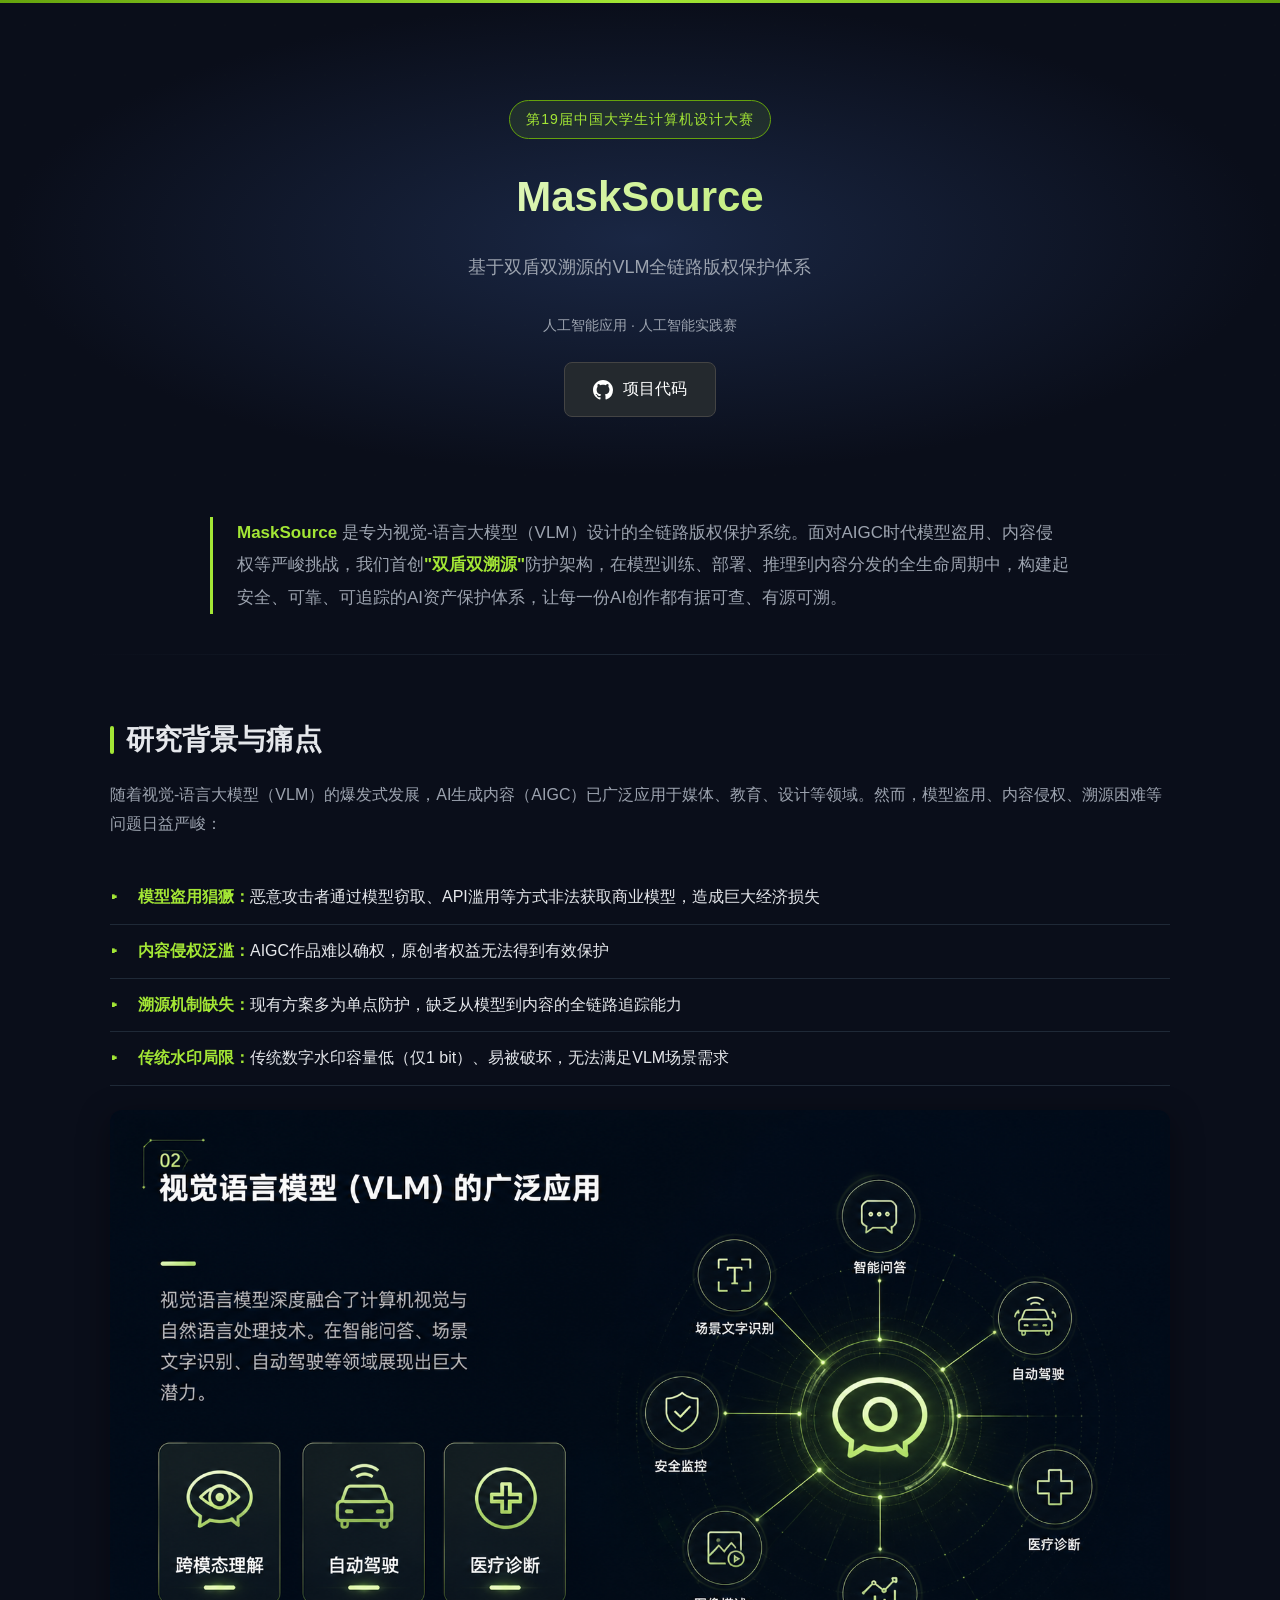
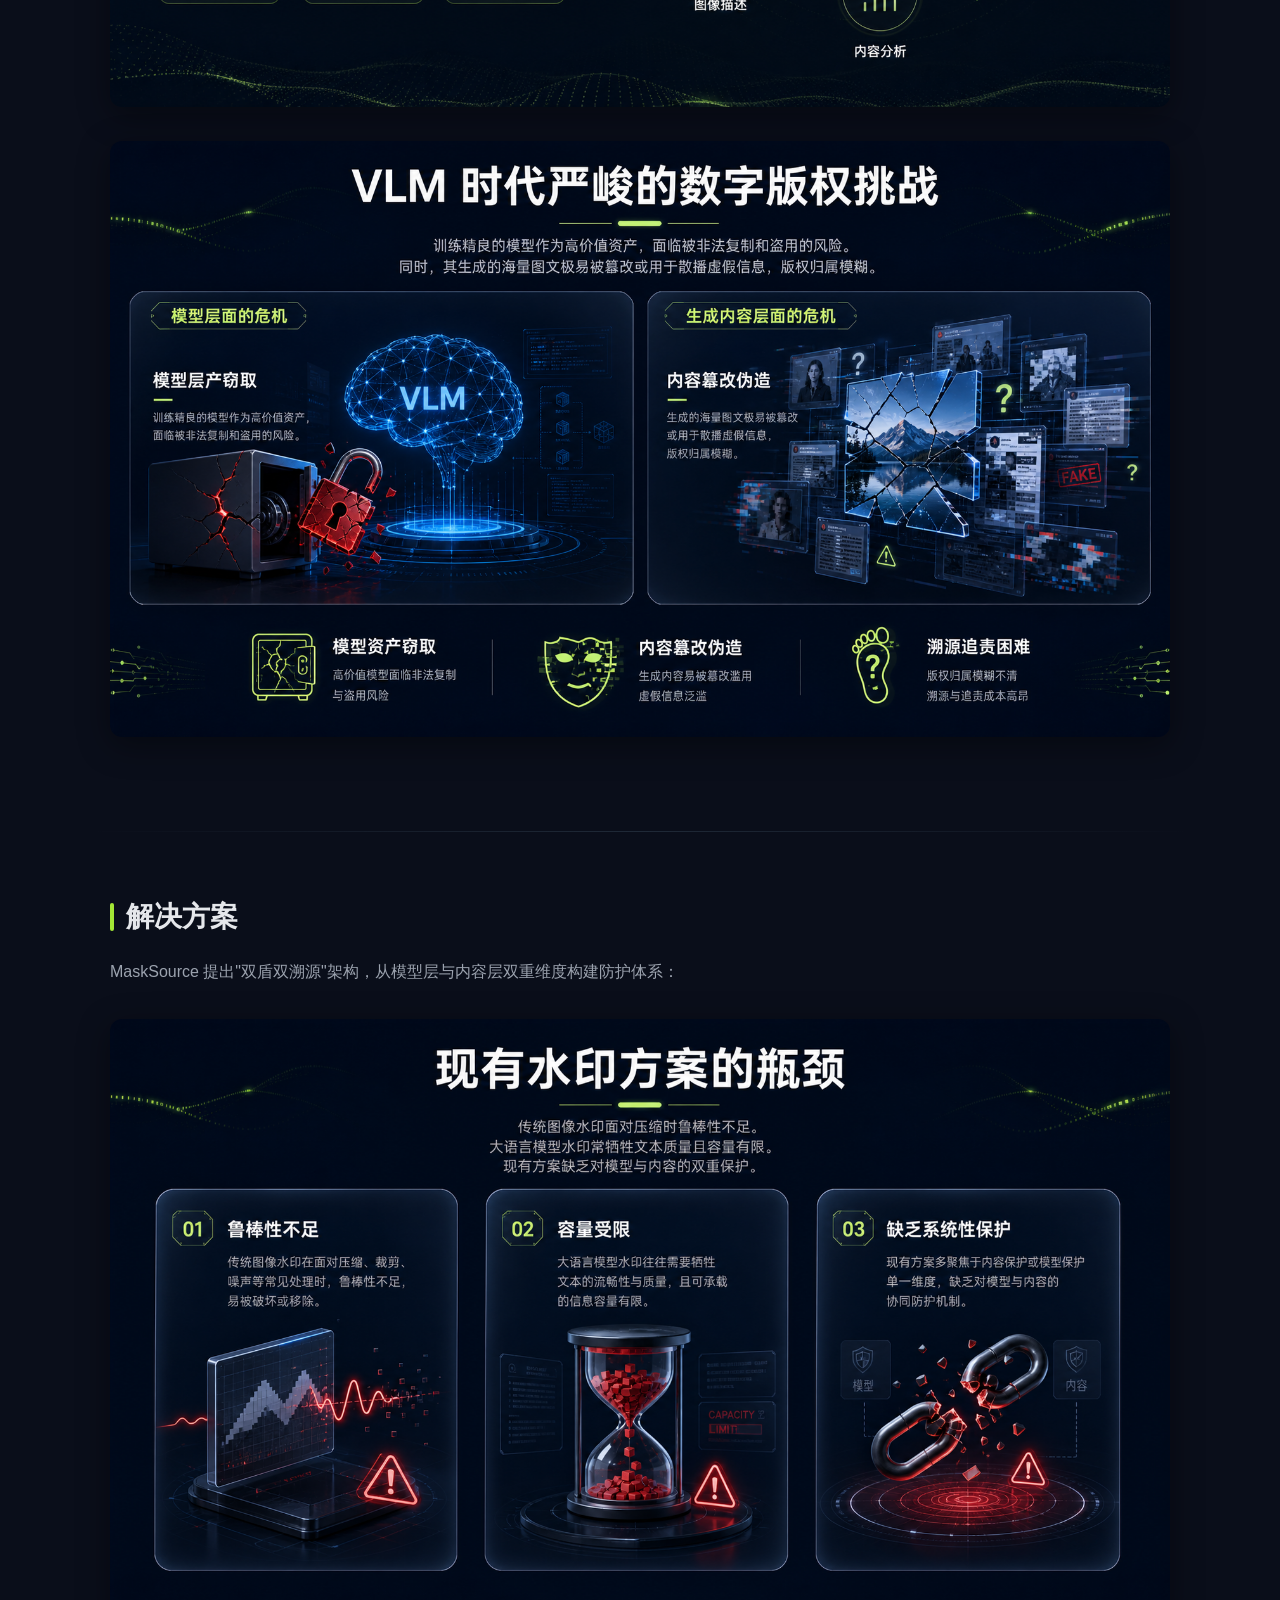
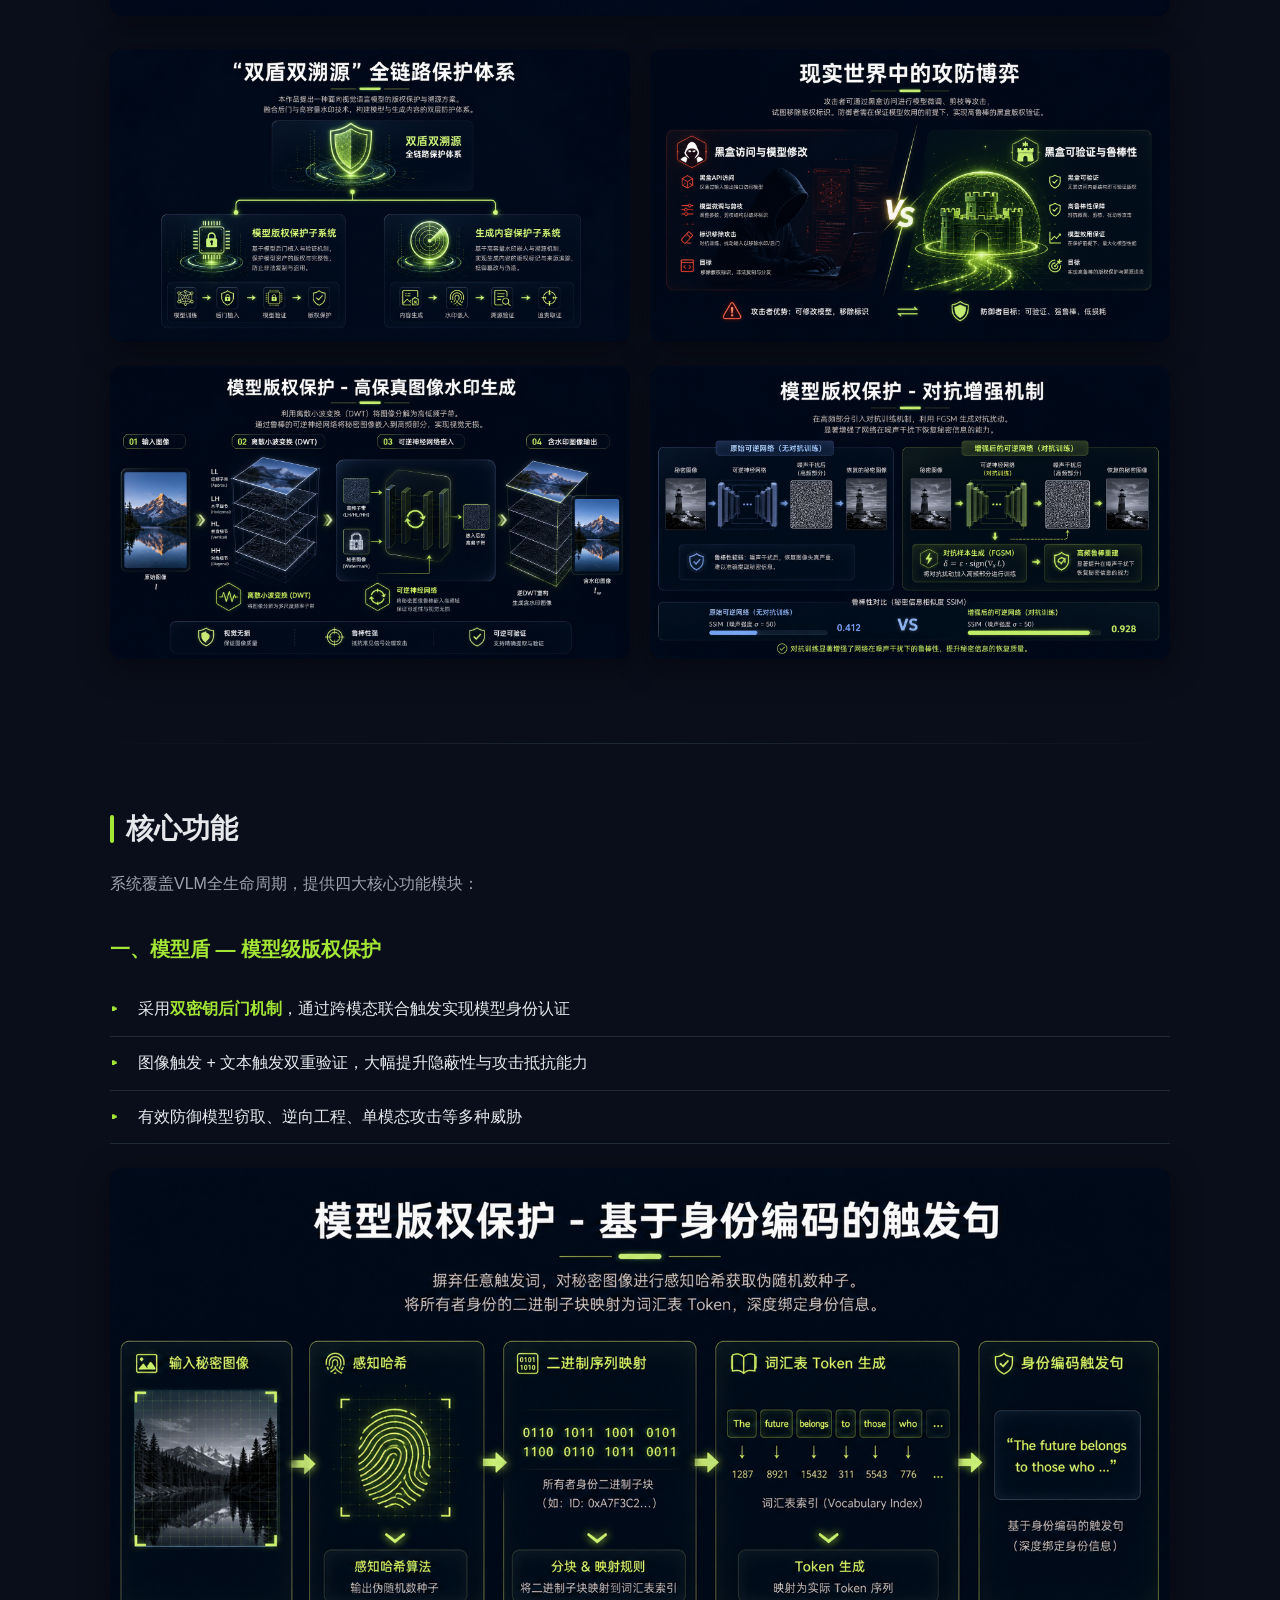
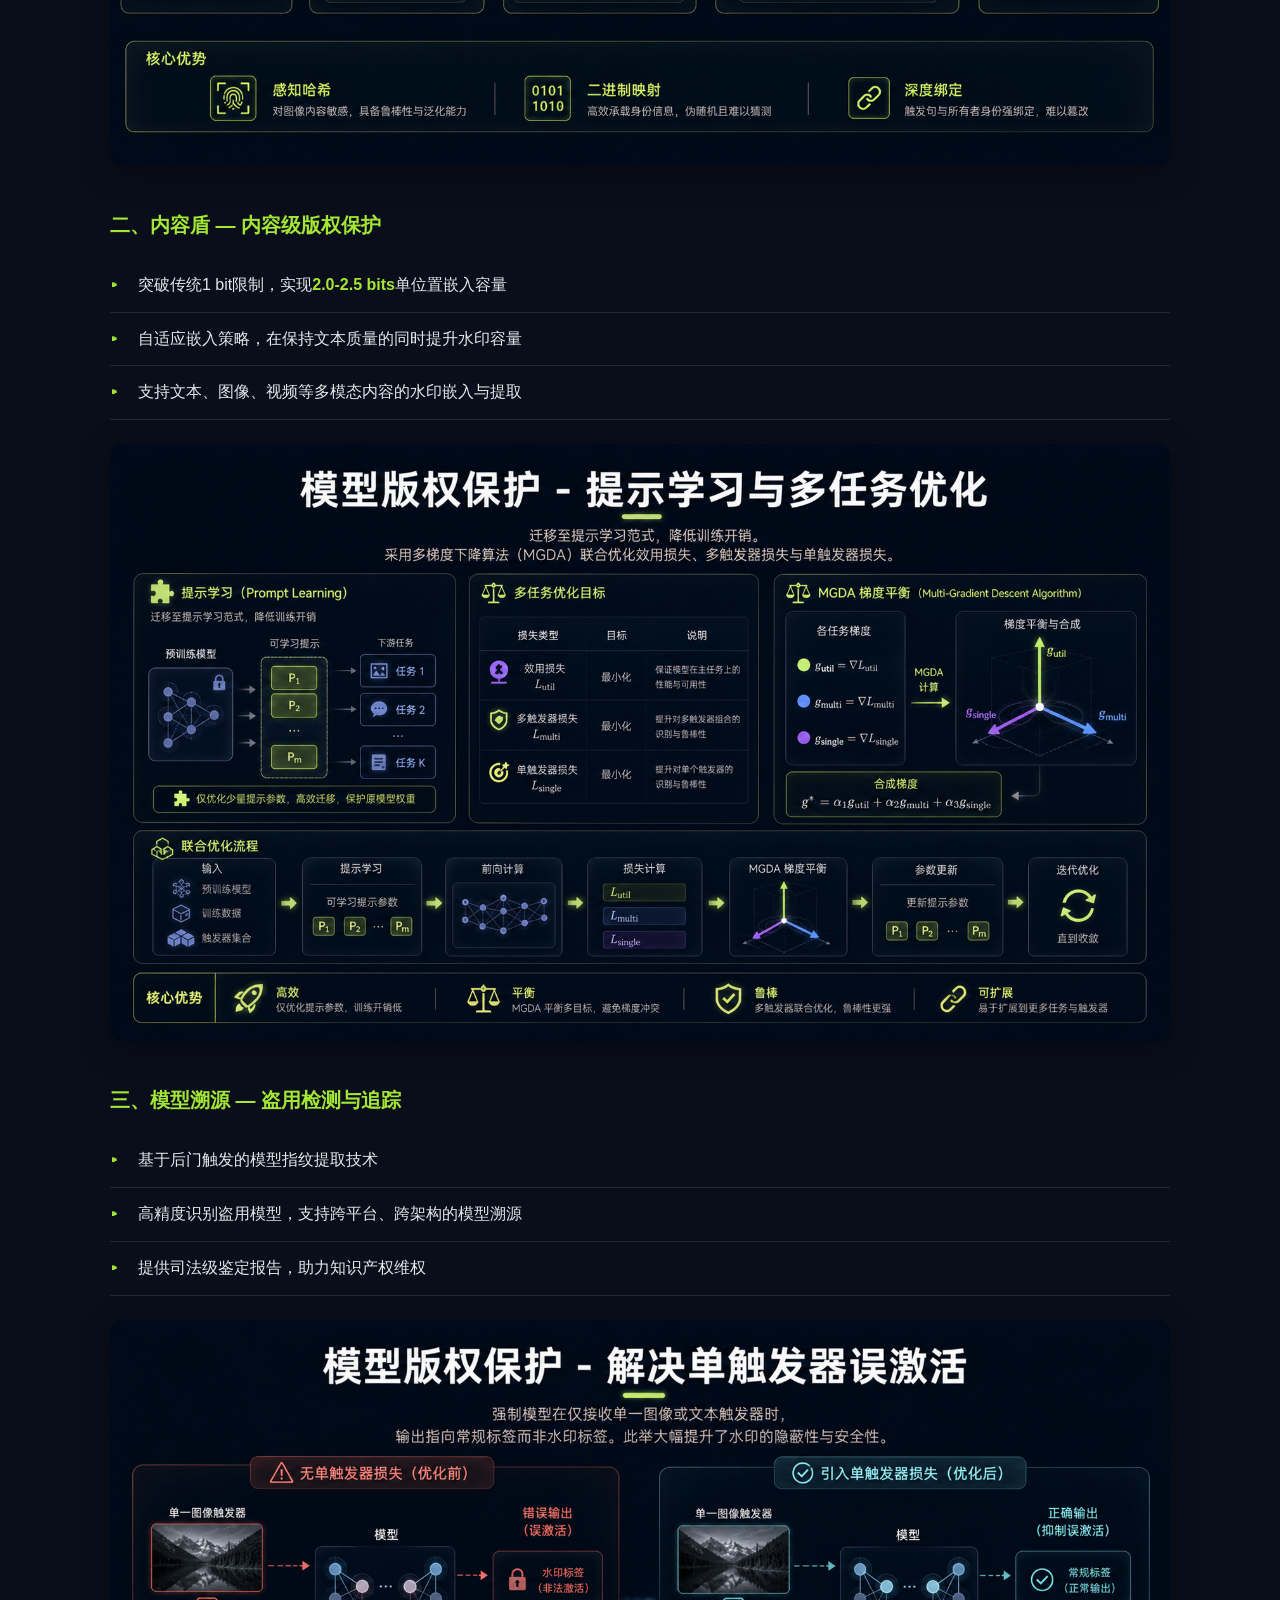
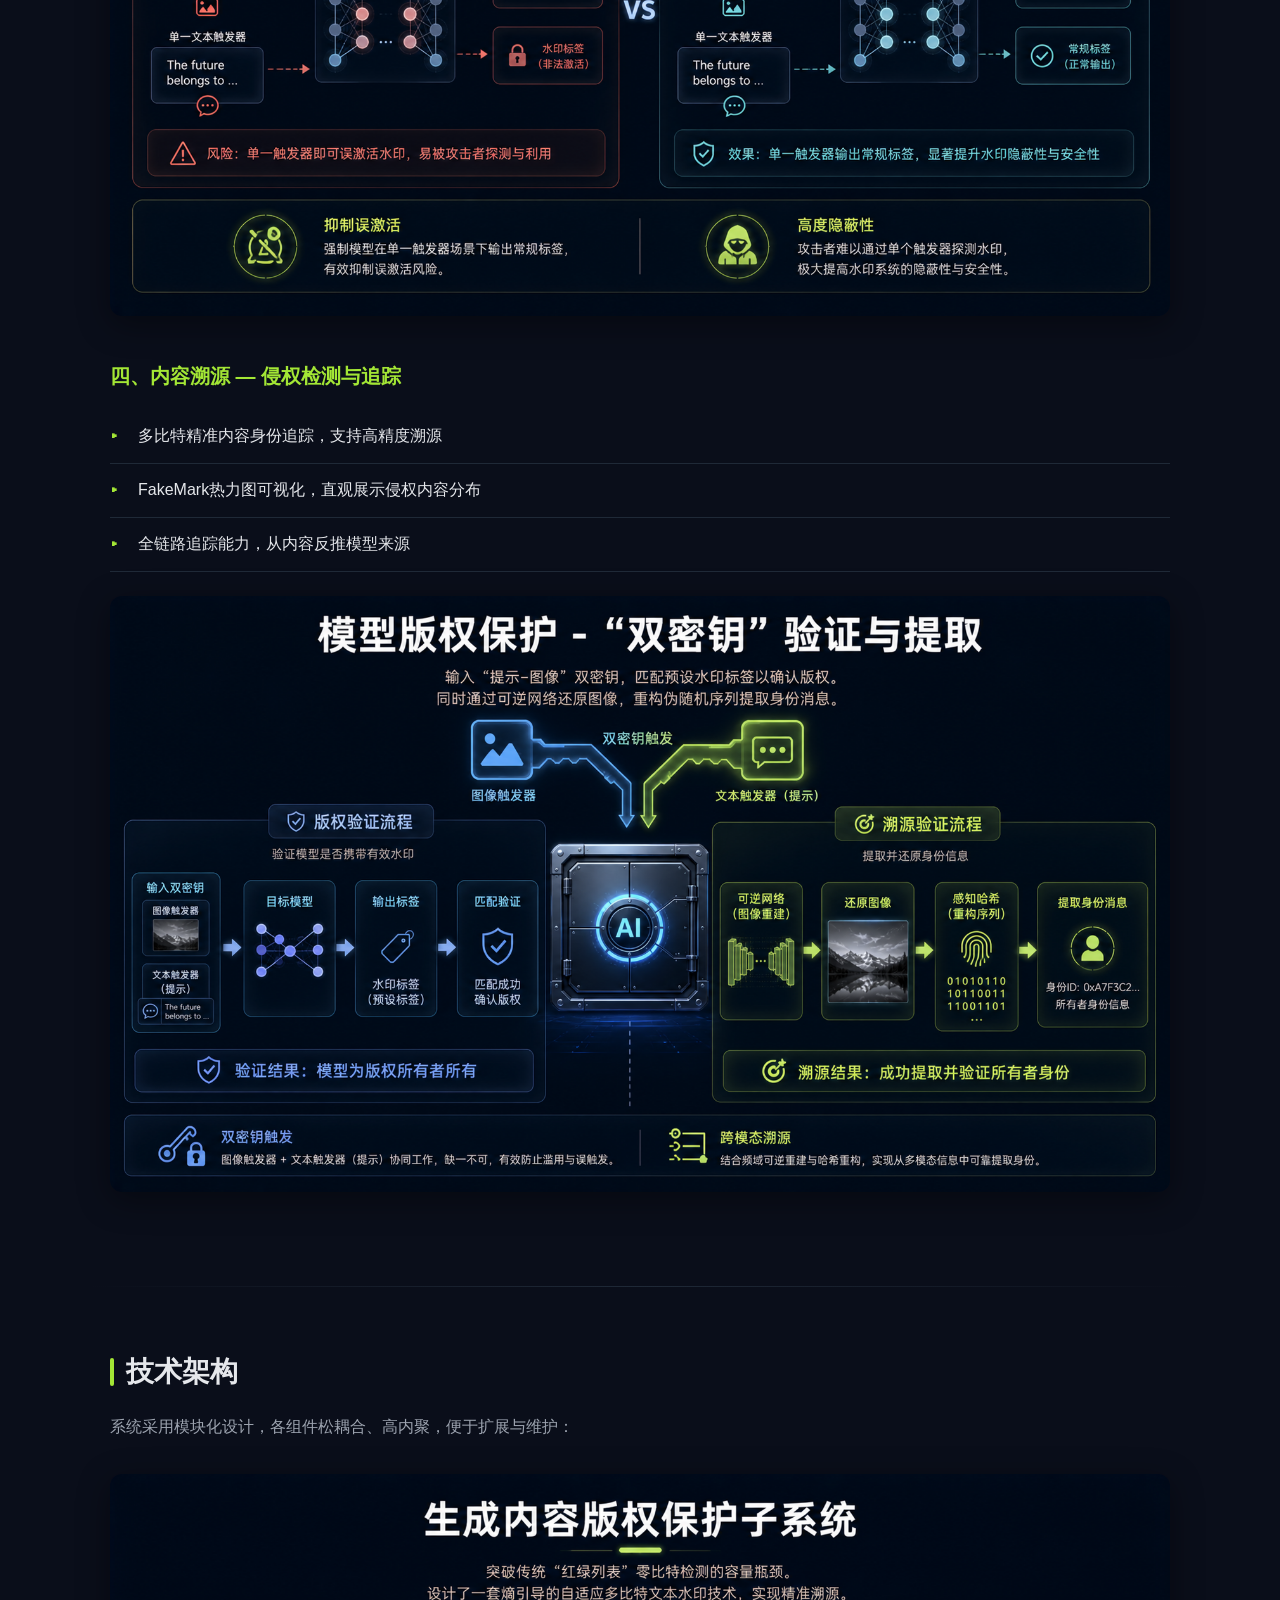
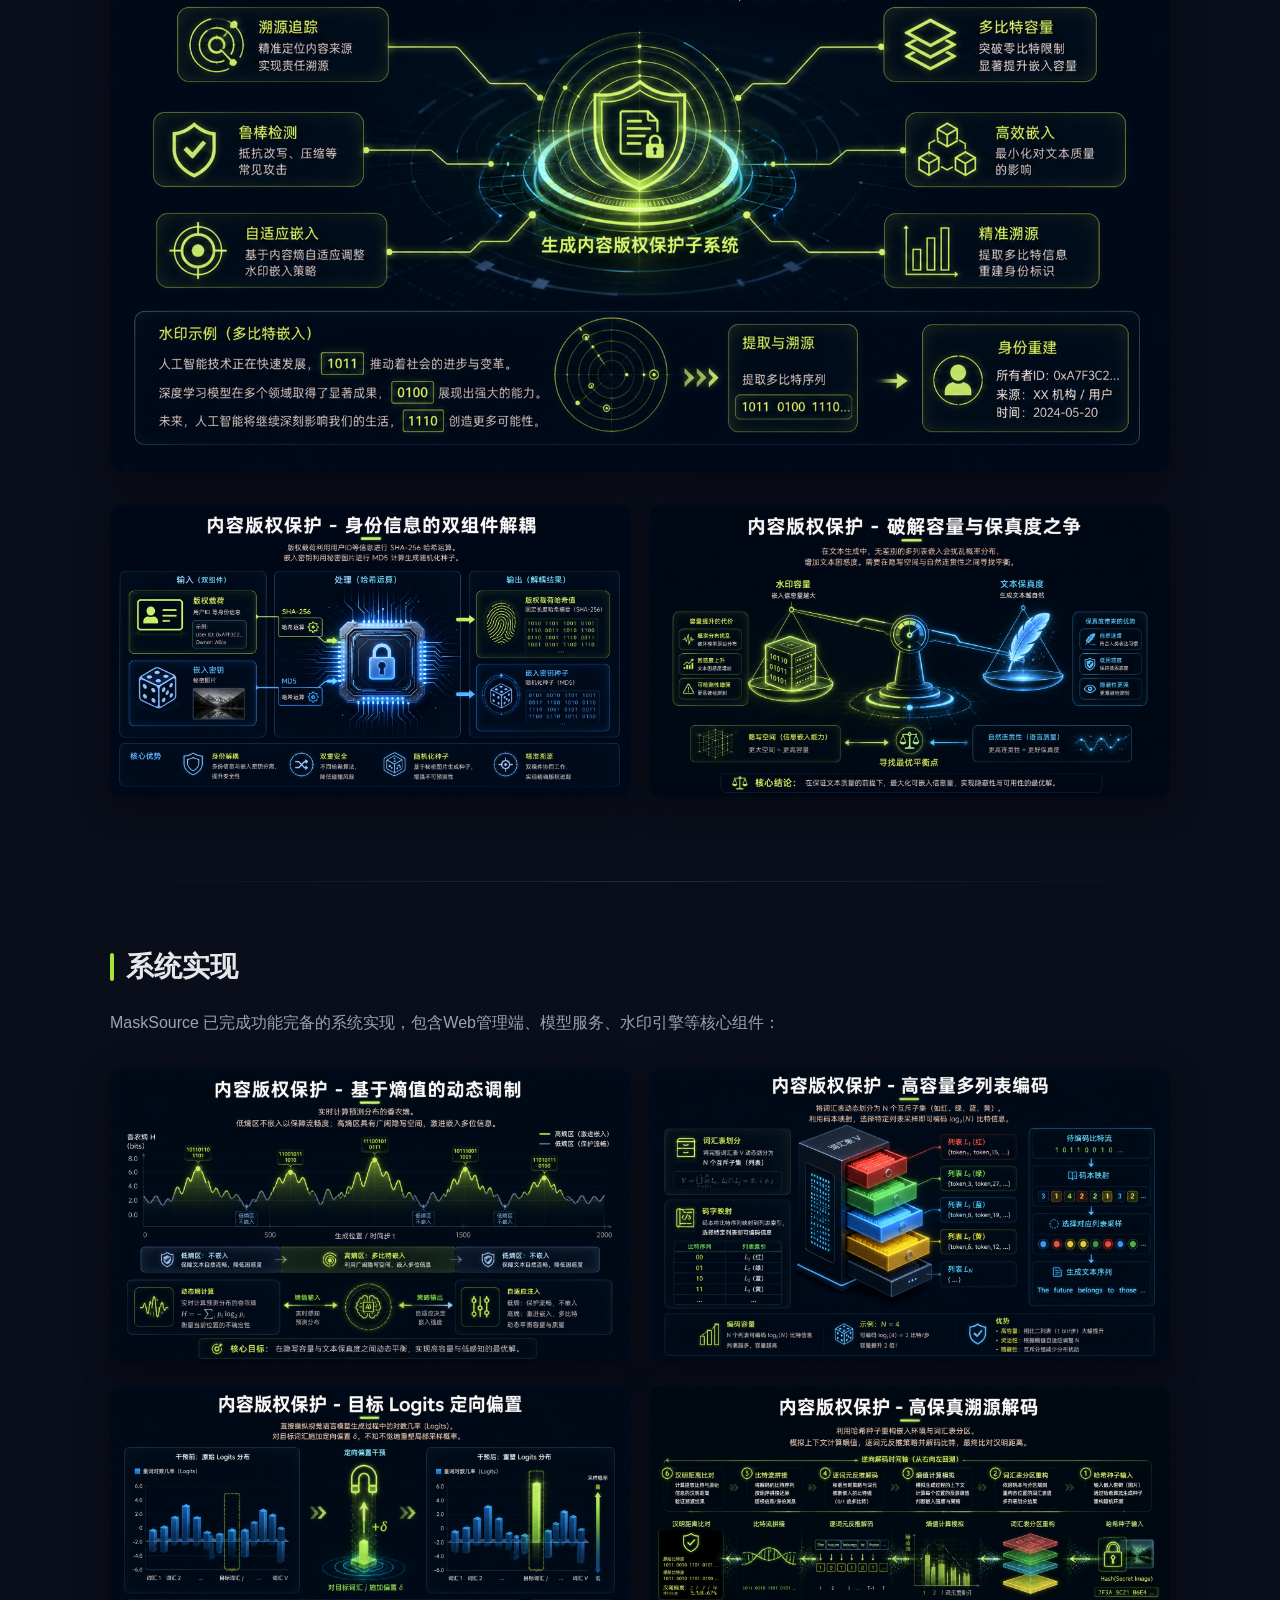
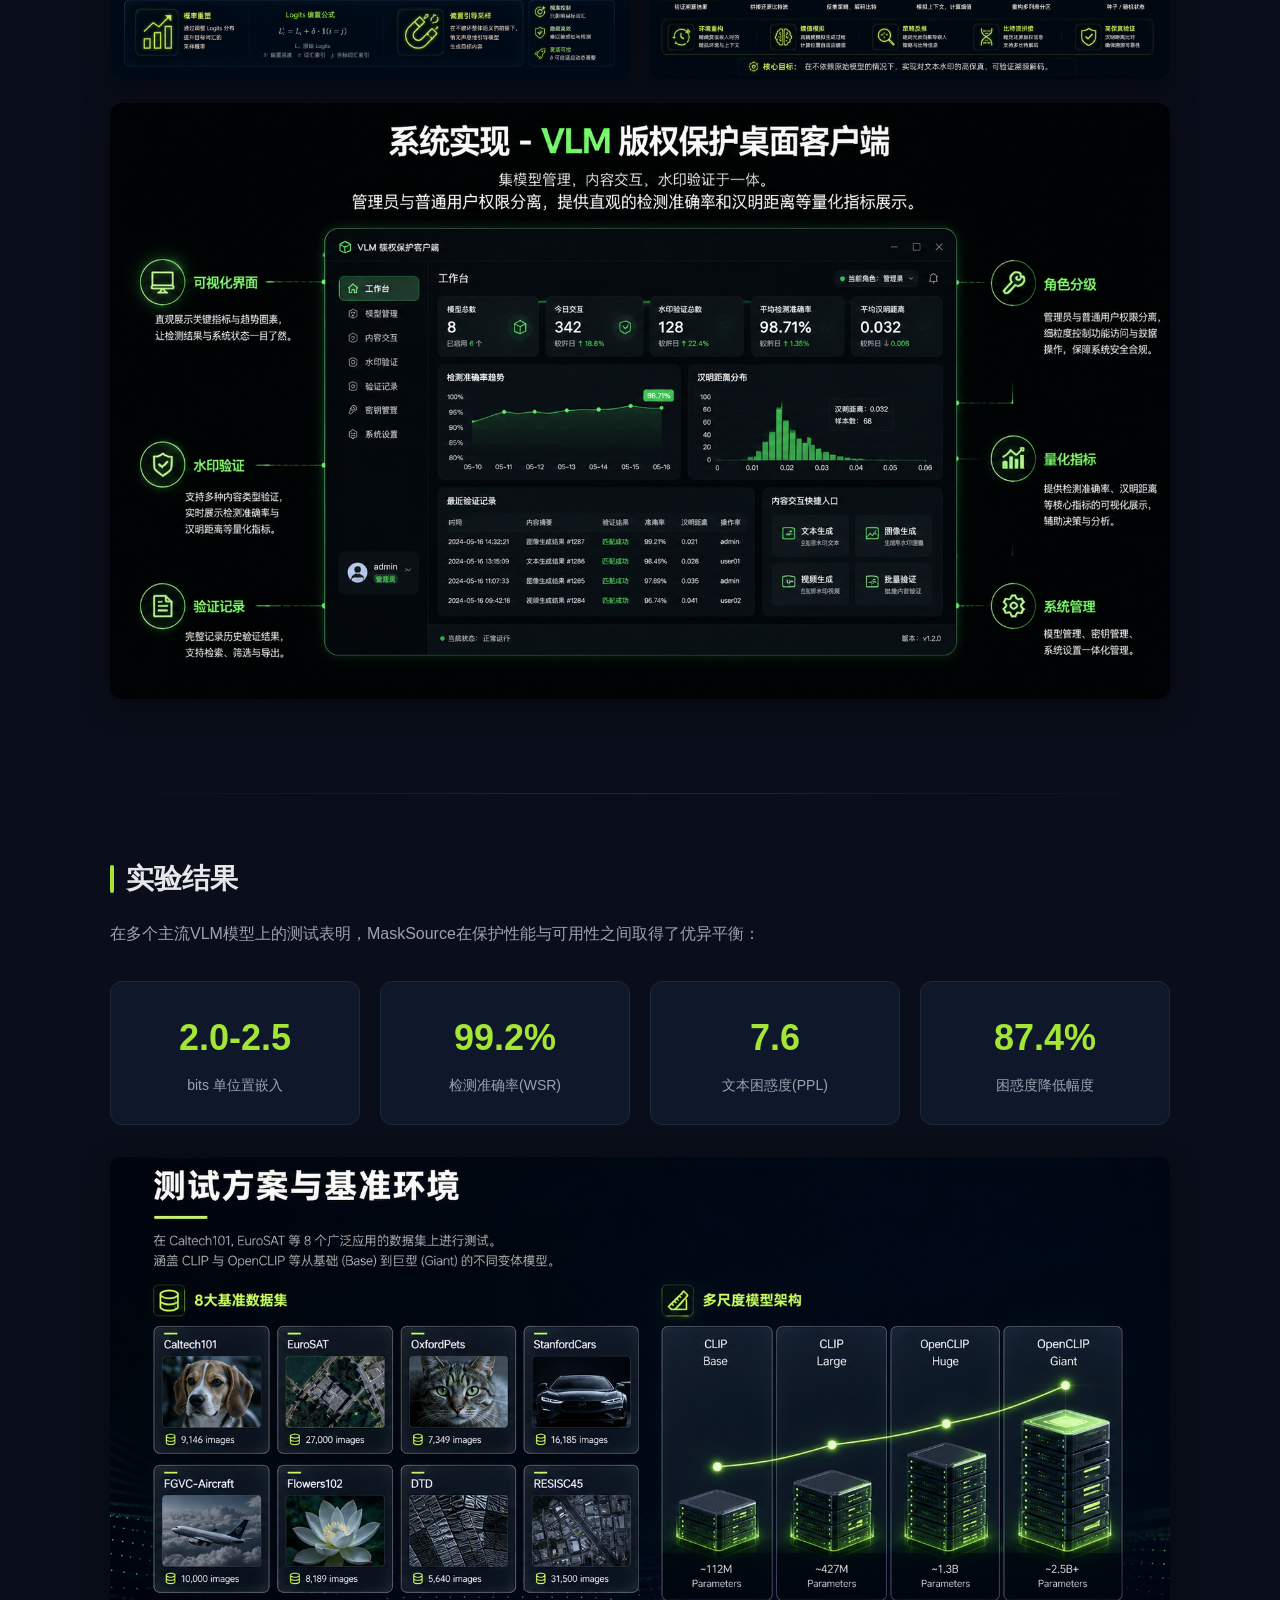
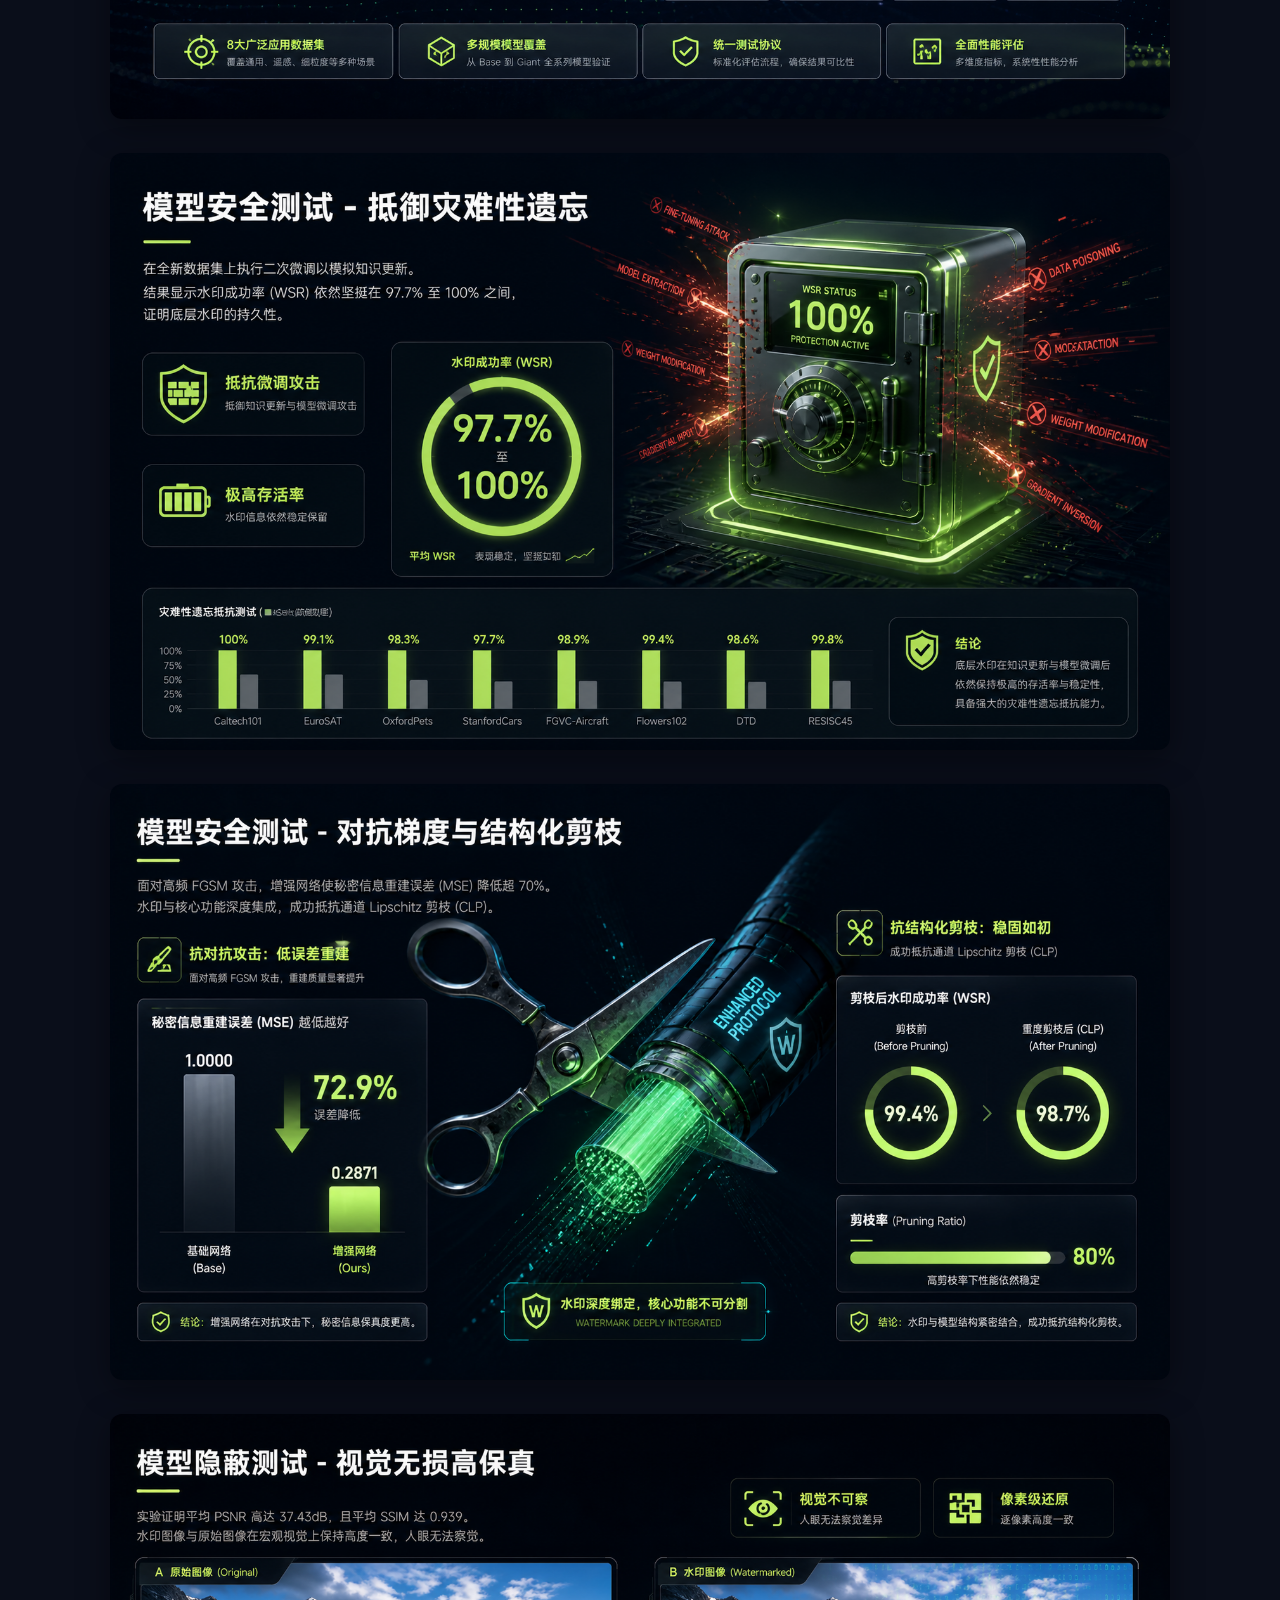
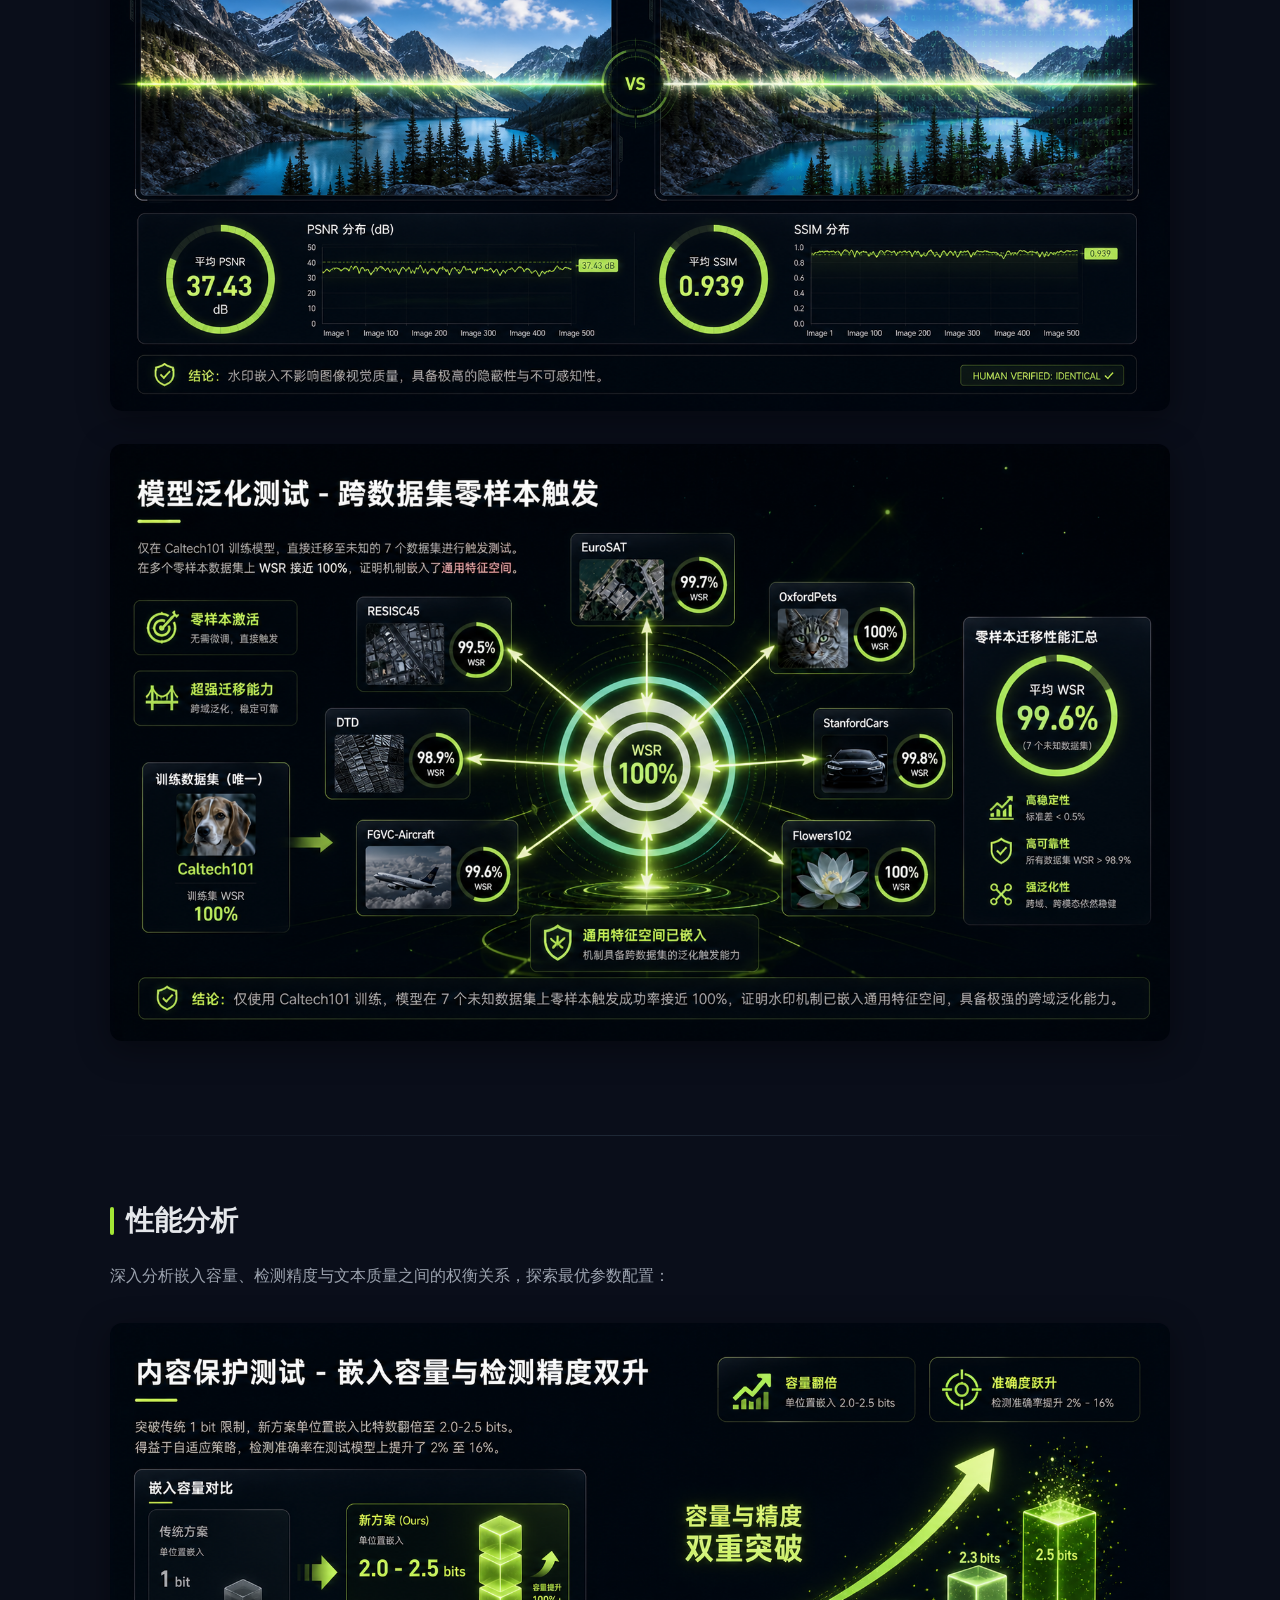
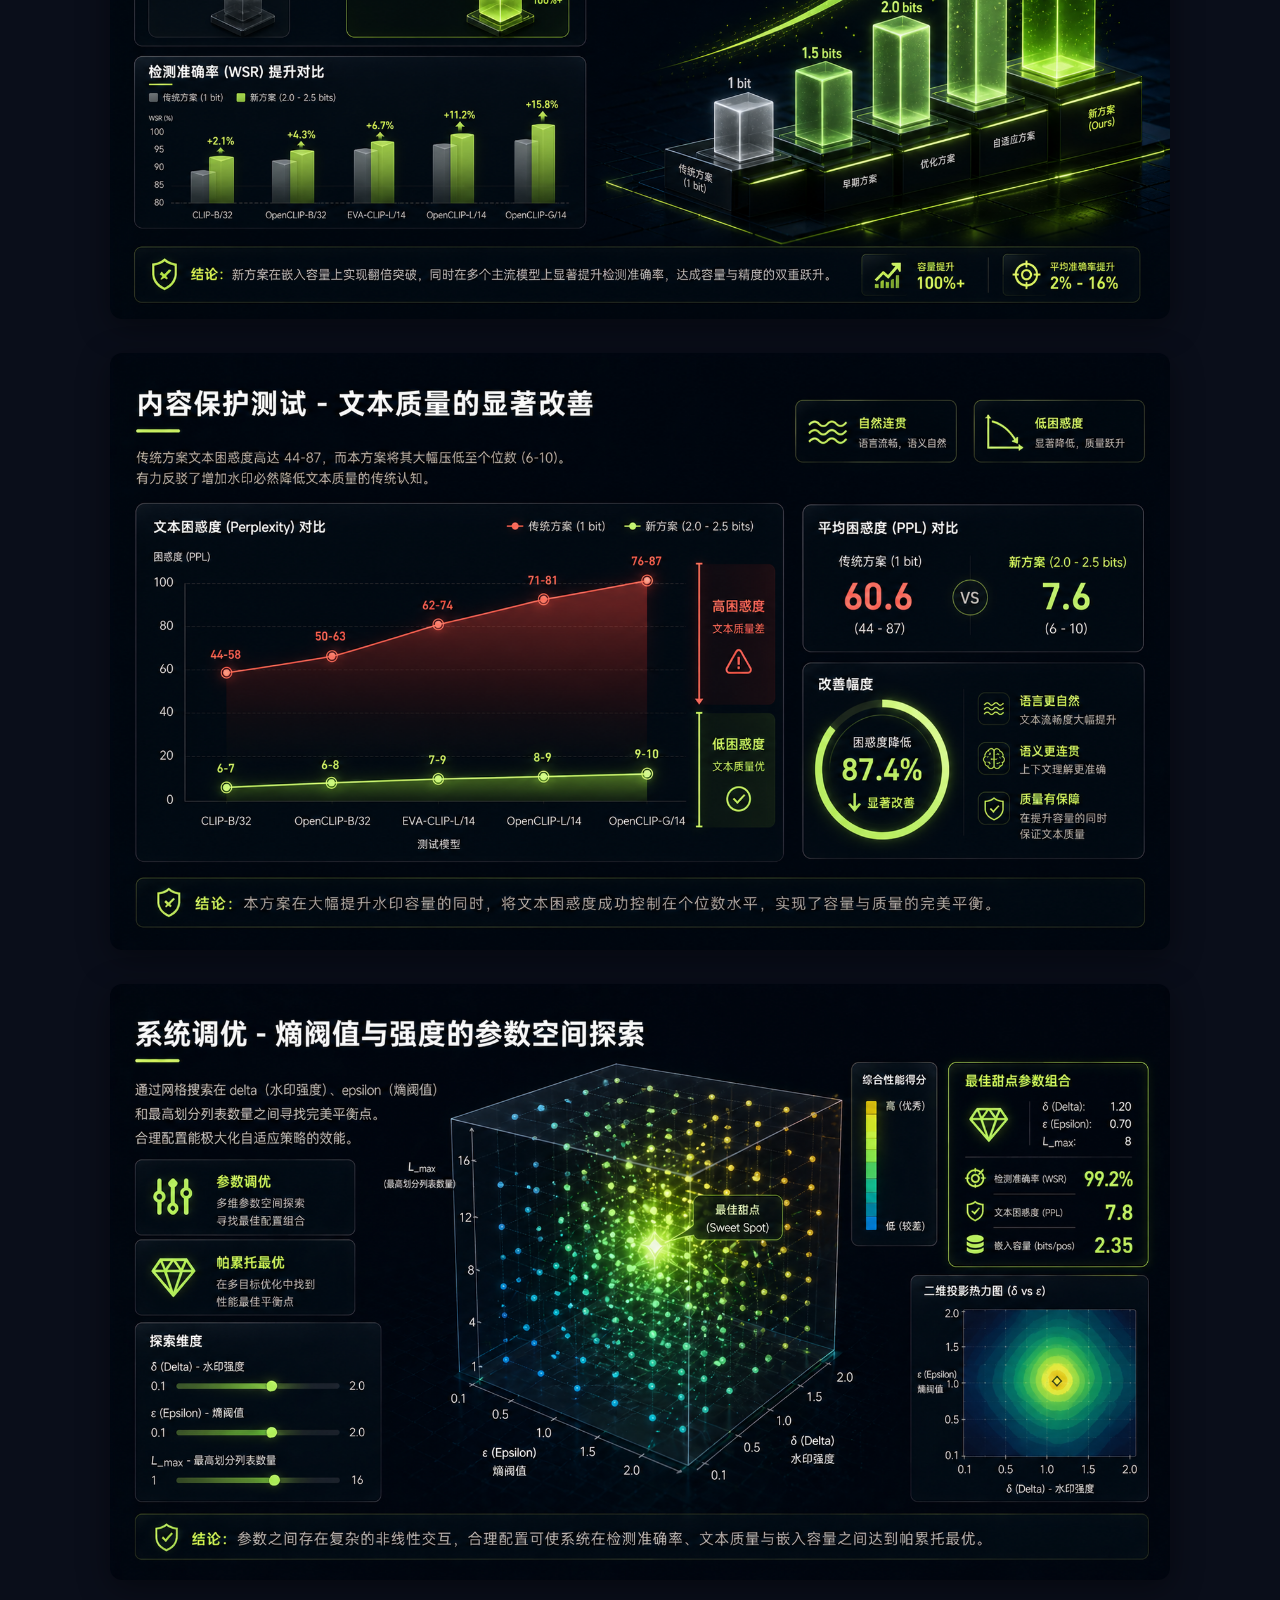
<file: docs/README.html>
<!DOCTYPE html>
<html lang="zh-CN">
<head>
    <meta charset="UTF-8">
    <meta name="viewport" content="width=device-width, initial-scale=1.0">
    <title>MaskSource - 基于双盾双溯源的VLM全链路版权保护体系</title>
    <style>
        :root {
            --primary: #0a0e1a;
            --secondary: #111827;
            --accent: #a3e635;
            --accent-dim: #65a30d;
            --text: #e5e7eb;
            --text-dim: #9ca3af;
            --border: #1f2937;
            --card-bg: #0f172a;
        }

        * {
            margin: 0;
            padding: 0;
            box-sizing: border-box;
        }

        body {
            font-family: -apple-system, BlinkMacSystemFont, "Segoe UI", Roboto, "Helvetica Neue", Arial, "Noto Sans SC", sans-serif;
            background: var(--primary);
            color: var(--text);
            line-height: 1.8;
            overflow-x: hidden;
        }

        /* 顶部装饰条 */
        .top-bar {
            height: 3px;
            background: linear-gradient(90deg, var(--accent-dim), var(--accent), var(--accent-dim));
            position: fixed;
            top: 0;
            left: 0;
            right: 0;
            z-index: 1000;
        }

        /* 头部区域 */
        .hero {
            padding: 100px 20px 60px;
            text-align: center;
            background: radial-gradient(ellipse at center, #1a2744 0%, var(--primary) 70%);
            position: relative;
        }

        .hero::before {
            content: '';
            position: absolute;
            top: 0;
            left: 0;
            right: 0;
            bottom: 0;
            background: url('data:image/svg+xml,<svg xmlns="http://www.w3.org/2000/svg" viewBox="0 0 100 100"><circle cx="50" cy="50" r="1" fill="%23a3e635" opacity="0.1"/></svg>') repeat;
            background-size: 50px 50px;
            opacity: 0.3;
        }

        .hero-content {
            position: relative;
            z-index: 1;
            max-width: 900px;
            margin: 0 auto;
        }

        .badge {
            display: inline-block;
            padding: 6px 16px;
            background: rgba(163, 230, 53, 0.1);
            border: 1px solid var(--accent-dim);
            border-radius: 20px;
            color: var(--accent);
            font-size: 14px;
            margin-bottom: 20px;
            letter-spacing: 1px;
        }

        .hero h1 {
            font-size: 42px;
            font-weight: 700;
            margin-bottom: 16px;
            background: linear-gradient(135deg, #fff 0%, var(--accent) 100%);
            -webkit-background-clip: text;
            -webkit-text-fill-color: transparent;
            background-clip: text;
        }

        .hero .subtitle {
            font-size: 18px;
            color: var(--text-dim);
            margin-bottom: 30px;
        }

        /* GitHub链接按钮 */
        .github-link {
            display: inline-flex;
            align-items: center;
            gap: 10px;
            padding: 12px 28px;
            background: #24292e;
            color: #fff;
            text-decoration: none;
            border-radius: 8px;
            font-size: 16px;
            transition: all 0.3s ease;
            border: 1px solid #444;
        }

        .github-link:hover {
            background: #2f363d;
            transform: translateY(-2px);
            box-shadow: 0 4px 20px rgba(163, 230, 53, 0.2);
        }

        .github-link svg {
            width: 20px;
            height: 20px;
            fill: currentColor;
        }

        /* 引言区块 */
        .intro {
            max-width: 900px;
            margin: 0 auto;
            padding: 40px 20px;
        }

        .intro blockquote {
            border-left: 3px solid var(--accent);
            padding-left: 24px;
            font-size: 17px;
            color: var(--text-dim);
            line-height: 1.9;
        }

        .intro blockquote strong {
            color: var(--accent);
        }

        /* 内容区域通用样式 */
        .section {
            max-width: 1100px;
            margin: 0 auto;
            padding: 60px 20px;
        }

        .section-title {
            font-size: 28px;
            font-weight: 700;
            margin-bottom: 16px;
            display: flex;
            align-items: center;
            gap: 12px;
        }

        .section-title::before {
            content: '';
            width: 4px;
            height: 28px;
            background: var(--accent);
            border-radius: 2px;
        }

        .section-desc {
            color: var(--text-dim);
            font-size: 16px;
            margin-bottom: 32px;
            line-height: 1.8;
        }

        /* 图片展示 */
        .slide-show {
            margin: 24px 0;
        }

        .slide-show img {
            width: 100%;
            border-radius: 12px;
            box-shadow: 0 8px 32px rgba(0, 0, 0, 0.4);
            transition: transform 0.3s ease;
        }

        .slide-show img:hover {
            transform: scale(1.01);
        }

        .slide-grid {
            display: grid;
            grid-template-columns: repeat(2, 1fr);
            gap: 20px;
            margin: 24px 0;
        }

        .slide-grid img {
            width: 100%;
            border-radius: 12px;
            box-shadow: 0 8px 32px rgba(0, 0, 0, 0.4);
        }

        @media (max-width: 768px) {
            .slide-grid {
                grid-template-columns: 1fr;
            }
        }

        /* 特性列表 */
        .feature-list {
            list-style: none;
            padding: 0;
        }

        .feature-list li {
            padding: 12px 0;
            padding-left: 28px;
            position: relative;
            border-bottom: 1px solid var(--border);
        }

        .feature-list li::before {
            content: '▸';
            position: absolute;
            left: 0;
            color: var(--accent);
            font-weight: bold;
        }

        .feature-list li strong {
            color: var(--accent);
        }

        /* 数据卡片 */
        .stats-grid {
            display: grid;
            grid-template-columns: repeat(4, 1fr);
            gap: 20px;
            margin: 32px 0;
        }

        .stat-card {
            background: var(--card-bg);
            border: 1px solid var(--border);
            border-radius: 12px;
            padding: 24px;
            text-align: center;
            transition: all 0.3s ease;
        }

        .stat-card:hover {
            border-color: var(--accent-dim);
            transform: translateY(-4px);
        }

        .stat-number {
            font-size: 36px;
            font-weight: 700;
            color: var(--accent);
            display: block;
        }

        .stat-label {
            font-size: 14px;
            color: var(--text-dim);
            margin-top: 8px;
        }

        @media (max-width: 768px) {
            .stats-grid {
                grid-template-columns: repeat(2, 1fr);
            }
        }

        /* 创新点卡片 */
        .innovation-cards {
            display: grid;
            grid-template-columns: repeat(3, 1fr);
            gap: 24px;
            margin: 32px 0;
        }

        .innovation-card {
            background: var(--card-bg);
            border: 1px solid var(--border);
            border-radius: 16px;
            padding: 32px;
            text-align: center;
            transition: all 0.3s ease;
            position: relative;
            overflow: hidden;
        }

        .innovation-card::before {
            content: '';
            position: absolute;
            top: 0;
            left: 0;
            right: 0;
            height: 3px;
            background: linear-gradient(90deg, var(--accent-dim), var(--accent));
        }

        .innovation-card:hover {
            border-color: var(--accent-dim);
            transform: translateY(-4px);
        }

        .innovation-icon {
            font-size: 48px;
            margin-bottom: 16px;
        }

        .innovation-title {
            font-size: 20px;
            font-weight: 600;
            margin-bottom: 12px;
            color: var(--accent);
        }

        .innovation-desc {
            font-size: 14px;
            color: var(--text-dim);
            line-height: 1.7;
        }

        @media (max-width: 768px) {
            .innovation-cards {
                grid-template-columns: 1fr;
            }
        }

        /* 分隔线 */
        .divider {
            max-width: 1100px;
            margin: 0 auto;
            height: 1px;
            background: linear-gradient(90deg, transparent, var(--border), transparent);
        }

        /* 底部 */
        .footer {
            text-align: center;
            padding: 60px 20px;
            color: var(--text-dim);
        }

        .footer .slogan {
            font-size: 20px;
            color: var(--accent);
            margin-bottom: 16px;
        }

        /* 平滑滚动 */
        html {
            scroll-behavior: smooth;
        }

        /* 动画 */
        @keyframes fadeInUp {
            from {
                opacity: 0;
                transform: translateY(30px);
            }
            to {
                opacity: 1;
                transform: translateY(0);
            }
        }

        .section {
            animation: fadeInUp 0.6s ease-out;
        }
    </style>
</head>
<body>
    <div class="top-bar"></div>

    <!-- 头部 -->
    <header class="hero">
        <div class="hero-content">
            <div class="badge">第19届中国大学生计算机设计大赛</div>
            <h1>MaskSource</h1>
            <p class="subtitle">基于双盾双溯源的VLM全链路版权保护体系</p>
            <p style="color: var(--text-dim); font-size: 14px; margin-bottom: 24px;">人工智能应用 · 人工智能实践赛</p>
            <a href="https://github.com/zhanjinxiang/MaskSource" class="github-link" target="_blank">
                <svg viewBox="0 0 16 16"><path d="M8 0C3.58 0 0 3.58 0 8c0 3.54 2.29 6.53 5.47 7.59.4.07.55-.17.55-.38 0-.19-.01-.82-.01-1.49-2.01.37-2.53-.49-2.69-.94-.09-.23-.48-.94-.82-1.13-.28-.15-.68-.52-.01-.53.63-.01 1.08.58 1.23.82.72 1.21 1.87.87 2.33.66.07-.52.28-.87.51-1.07-1.78-.2-3.64-.89-3.64-3.95 0-.87.31-1.59.82-2.15-.08-.2-.36-1.02.08-2.12 0 0 .67-.21 2.2.82.64-.18 1.32-.27 2-.27.68 0 1.36.09 2 .27 1.53-1.04 2.2-.82 2.2-.82.44 1.1.16 1.92.08 2.12.51.56.82 1.27.82 2.15 0 3.07-1.87 3.75-3.65 3.95.29.25.54.73.54 1.48 0 1.07-.01 1.93-.01 2.2 0 .21.15.46.55.38A8.013 8.013 0 0016 8c0-4.42-3.58-8-8-8z"/></svg>
                项目代码
            </a>
        </div>
    </header>

    <!-- 引言 -->
    <div class="intro">
        <blockquote>
            <strong>MaskSource</strong> 是专为视觉-语言大模型（VLM）设计的全链路版权保护系统。面对AIGC时代模型盗用、内容侵权等严峻挑战，我们首创<strong>"双盾双溯源"</strong>防护架构，在模型训练、部署、推理到内容分发的全生命周期中，构建起安全、可靠、可追踪的AI资产保护体系，让每一份AI创作都有据可查、有源可溯。
        </blockquote>
    </div>

    <div class="divider"></div>

    <!-- 研究背景与痛点 -->
    <section class="section">
        <h2 class="section-title">研究背景与痛点</h2>
        <p class="section-desc">随着视觉-语言大模型（VLM）的爆发式发展，AI生成内容（AIGC）已广泛应用于媒体、教育、设计等领域。然而，模型盗用、内容侵权、溯源困难等问题日益严峻：</p>
        <ul class="feature-list">
            <li><strong>模型盗用猖獗：</strong>恶意攻击者通过模型窃取、API滥用等方式非法获取商业模型，造成巨大经济损失</li>
            <li><strong>内容侵权泛滥：</strong>AIGC作品难以确权，原创者权益无法得到有效保护</li>
            <li><strong>溯源机制缺失：</strong>现有方案多为单点防护，缺乏从模型到内容的全链路追踪能力</li>
            <li><strong>传统水印局限：</strong>传统数字水印容量低（仅1 bit）、易被破坏，无法满足VLM场景需求</li>
        </ul>
        <div class="slide-show">
            <img src="images/2.png" alt="研究背景">
        </div>
        <div class="slide-show">
            <img src="images/3.png" alt="问题分析">
        </div>
    </section>

    <div class="divider"></div>

    <!-- 解决方案 -->
    <section class="section">
        <h2 class="section-title">解决方案</h2>
        <p class="section-desc">MaskSource 提出"双盾双溯源"架构，从模型层与内容层双重维度构建防护体系：</p>
        <div class="slide-show">
            <img src="images/4.png" alt="解决方案总览">
        </div>
        <div class="slide-grid">
            <img src="images/5.png" alt="模型盾">
            <img src="images/6.png" alt="内容盾">
        </div>
        <div class="slide-grid">
            <img src="images/7.png" alt="模型溯源">
            <img src="images/8.png" alt="内容溯源">
        </div>
    </section>

    <div class="divider"></div>

    <!-- 核心功能 -->
    <section class="section">
        <h2 class="section-title">核心功能</h2>
        <p class="section-desc">系统覆盖VLM全生命周期，提供四大核心功能模块：</p>
        
        <h3 style="color: var(--accent); margin: 32px 0 16px; font-size: 20px;">一、模型盾 — 模型级版权保护</h3>
        <ul class="feature-list">
            <li>采用<strong>双密钥后门机制</strong>，通过跨模态联合触发实现模型身份认证</li>
            <li>图像触发 + 文本触发双重验证，大幅提升隐蔽性与攻击抵抗能力</li>
            <li>有效防御模型窃取、逆向工程、单模态攻击等多种威胁</li>
        </ul>
        <div class="slide-show">
            <img src="images/9.png" alt="模型盾架构">
        </div>

        <h3 style="color: var(--accent); margin: 32px 0 16px; font-size: 20px;">二、内容盾 — 内容级版权保护</h3>
        <ul class="feature-list">
            <li>突破传统1 bit限制，实现<strong>2.0-2.5 bits</strong>单位置嵌入容量</li>
            <li>自适应嵌入策略，在保持文本质量的同时提升水印容量</li>
            <li>支持文本、图像、视频等多模态内容的水印嵌入与提取</li>
        </ul>
        <div class="slide-show">
            <img src="images/10.png" alt="内容盾架构">
        </div>

        <h3 style="color: var(--accent); margin: 32px 0 16px; font-size: 20px;">三、模型溯源 — 盗用检测与追踪</h3>
        <ul class="feature-list">
            <li>基于后门触发的模型指纹提取技术</li>
            <li>高精度识别盗用模型，支持跨平台、跨架构的模型溯源</li>
            <li>提供司法级鉴定报告，助力知识产权维权</li>
        </ul>
        <div class="slide-show">
            <img src="images/11.png" alt="模型溯源">
        </div>

        <h3 style="color: var(--accent); margin: 32px 0 16px; font-size: 20px;">四、内容溯源 — 侵权检测与追踪</h3>
        <ul class="feature-list">
            <li>多比特精准内容身份追踪，支持高精度溯源</li>
            <li>FakeMark热力图可视化，直观展示侵权内容分布</li>
            <li>全链路追踪能力，从内容反推模型来源</li>
        </ul>
        <div class="slide-show">
            <img src="images/12.png" alt="内容溯源">
        </div>
    </section>

    <div class="divider"></div>

    <!-- 技术架构 -->
    <section class="section">
        <h2 class="section-title">技术架构</h2>
        <p class="section-desc">系统采用模块化设计，各组件松耦合、高内聚，便于扩展与维护：</p>
        <div class="slide-show">
            <img src="images/13.png" alt="技术架构">
        </div>
        <div class="slide-grid">
            <img src="images/14.png" alt="技术细节1">
            <img src="images/15.png" alt="技术细节2">
        </div>
    </section>

    <div class="divider"></div>

    <!-- 系统实现 -->
    <section class="section">
        <h2 class="section-title">系统实现</h2>
        <p class="section-desc">MaskSource 已完成功能完备的系统实现，包含Web管理端、模型服务、水印引擎等核心组件：</p>
        <div class="slide-grid">
            <img src="images/16.png" alt="系统实现1">
            <img src="images/17.png" alt="系统实现2">
        </div>
        <div class="slide-grid">
            <img src="images/18.png" alt="系统实现3">
            <img src="images/19.png" alt="系统实现4">
        </div>
        <div class="slide-show">
            <img src="images/20.png" alt="系统实现5">
        </div>
    </section>

    <div class="divider"></div>

    <!-- 实验结果 -->
    <section class="section">
        <h2 class="section-title">实验结果</h2>
        <p class="section-desc">在多个主流VLM模型上的测试表明，MaskSource在保护性能与可用性之间取得了优异平衡：</p>
        
        <div class="stats-grid">
            <div class="stat-card">
                <span class="stat-number">2.0-2.5</span>
                <span class="stat-label">bits 单位置嵌入</span>
            </div>
            <div class="stat-card">
                <span class="stat-number">99.2%</span>
                <span class="stat-label">检测准确率(WSR)</span>
            </div>
            <div class="stat-card">
                <span class="stat-number">7.6</span>
                <span class="stat-label">文本困惑度(PPL)</span>
            </div>
            <div class="stat-card">
                <span class="stat-number">87.4%</span>
                <span class="stat-label">困惑度降低幅度</span>
            </div>
        </div>

        <div class="slide-show">
            <img src="images/21.png" alt="实验总览">
        </div>
        <div class="slide-show">
            <img src="images/22.png" alt="实验对比">
        </div>
        <div class="slide-show">
            <img src="images/23.png" alt="消融实验">
        </div>
        <div class="slide-show">
            <img src="images/24.png" alt="鲁棒性测试">
        </div>
        <div class="slide-show">
            <img src="images/25.png" alt="对比实验">
        </div>
    </section>

    <div class="divider"></div>

    <!-- 性能分析 -->
    <section class="section">
        <h2 class="section-title">性能分析</h2>
        <p class="section-desc">深入分析嵌入容量、检测精度与文本质量之间的权衡关系，探索最优参数配置：</p>
        <div class="slide-show">
            <img src="images/26.png" alt="容量与精度">
        </div>
        <div class="slide-show">
            <img src="images/27.png" alt="文本质量">
        </div>
        <div class="slide-show">
            <img src="images/28.png" alt="参数调优">
        </div>
    </section>

    <div class="divider"></div>

    <!-- 核心创新 -->
    <section class="section">
        <h2 class="section-title">核心创新</h2>
        <p class="section-desc">三大核心创新点，共同构建安全、可靠、可追踪的AI资产保护体系：</p>
        
        <div class="innovation-cards">
            <div class="innovation-card">
                <div class="innovation-icon">🛡️</div>
                <div class="innovation-title">全链路防护</div>
                <div class="innovation-desc">构建兼顾模型与内容的"双盾"防护链路，覆盖模型训练、部署、推理到内容分发全流程，双重水印机制形成内外兼修的防护体系</div>
            </div>
            <div class="innovation-card">
                <div class="innovation-icon">🔐</div>
                <div class="innovation-title">双密钥后门</div>
                <div class="innovation-desc">首创跨模态联合触发的"双密钥后门"安全防线，图像触发+文本触发双重验证，大幅提升隐蔽性与攻击抵抗能力</div>
            </div>
            <div class="innovation-card">
                <div class="innovation-icon">🔍</div>
                <div class="innovation-title">多比特追踪</div>
                <div class="innovation-desc">突破零比特瓶颈，实现多比特精准内容身份追踪，单位置嵌入2.0-2.5 bits信息，支持高精度溯源与版权确权</div>
            </div>
        </div>

        <div class="slide-show" style="margin-top: 40px;">
            <img src="images/29.png" alt="核心创新">
        </div>
    </section>

    <div class="divider"></div>

    <!-- 结语 -->
    <section class="section">
        <h2 class="section-title">未来展望</h2>
        <p class="section-desc">MaskSource 将持续探索增量式水印嵌入与零知识证明脱敏机制，推动负责任的AI建设，建立VLM水印行业标准。我们的目标是让每一份AI创作都有据可查、有源可溯，为AIGC时代的版权保护提供坚实的技术底座。</p>
        <div class="slide-show">
            <img src="images/30.png" alt="结语">
        </div>
    </section>

    <!-- 底部 -->
    <footer class="footer">
        <p class="slogan">守护AI创作，溯源每一份价值</p>
        <p>MaskSource - 基于双盾双溯源的VLM全链路版权保护体系</p>
        <p style="margin-top: 12px; font-size: 14px;">© 2026 中国大学生计算机设计大赛参赛作品</p>
    </footer>
</body>
</html>
</file>
